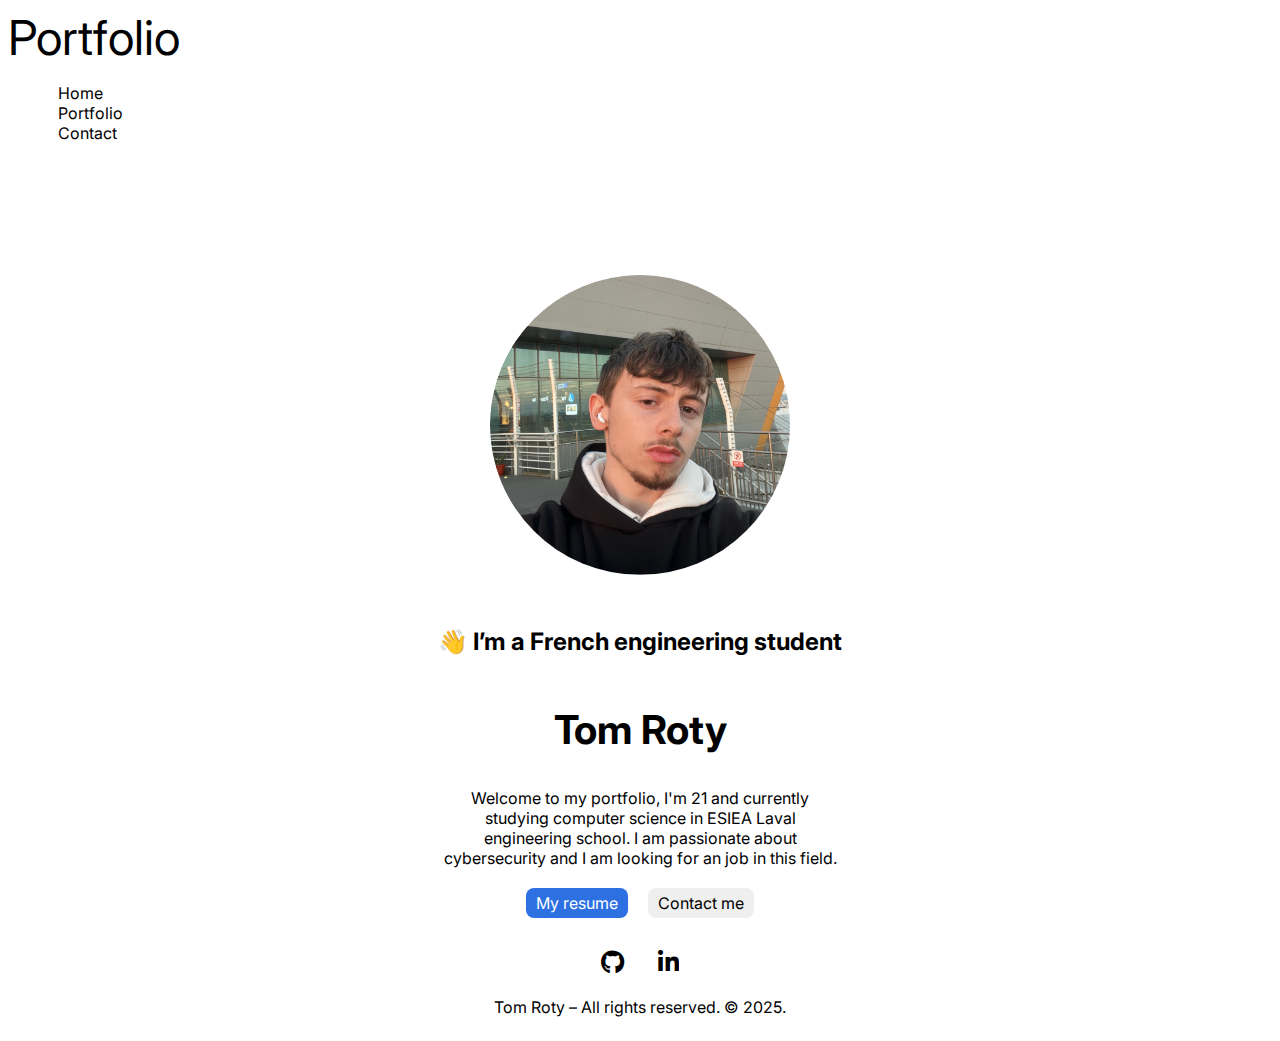
<file: index.html>
<!DOCTYPE html>
<html lang="fr">
  <head>
    <meta charset="UTF-8" />
    <meta name="viewport" content="width=device-width, initial-scale=1.0" />
    <title>Portfolio</title>
    <link rel="stylesheet" href="/assets/css/style.css" />
    <link rel="preconnect" href="https://fonts.googleapis.com" />
    <link rel="preconnect" href="https://fonts.gstatic.com" crossorigin />
    <link
      href="https://fonts.googleapis.com/css2?family=Great+Vibes&family=Inter:ital,opsz,wght@0,14..32,100..900;1,14..32,100..900&display=swap"
      rel="stylesheet"
    />
    <link
      rel="stylesheet"
      href="https://cdnjs.cloudflare.com/ajax/libs/font-awesome/6.2.1/css/all.min.css"
    />
  </head>
  <body>
    <header>
      <nav>
        <a href="/index.html" id="logo">Portfolio</a>
        <ul>
          <li><a class="menu-button" href="/index.html">Home</a></li>
          <li><a class="menu-button" href="/portfolio.html">Portfolio</a></li>
          <li><a class="menu-button" href="/contact.html">Contact</a></li>
        </ul>
      </nav>
    </header>
    <main>
      <section>
        <figure>
          <img
            id="hero-image"
            src="/assets/img/heropic.png"
            alt="profile picture"
          />
        </figure>
        <article>
          <h1 id="short-description">👋 I’m a French engineering student</h1>
          <h2 id="name">Tom Roty</h2>

          <p id="description">
            Welcome to my portfolio, I'm 21 and currently studying computer
            science in ESIEA Laval engineering school. I am passionate about
            cybersecurity and I am looking for an job in this field.
          </p>

          <div>
            <a class="button-blue" href="/assets/documents/CV_Tom_Roty.pdf"
              >My resume</a
            >
            <a class="button" href="contact.html">Contact me</a>
          </div>
          <div>
            <a class="social-media" href="https://github.com/tomroty"
              ><i class="fa-brands fa-github"></i
            ></a>
            <a
              class="social-media"
              href="https://www.linkedin.com/in/tom-roty-717292244/"
              ><i class="fa-brands fa-linkedin-in"></i
            ></a>
          </div>
        </article>
      </section>
    </main>
    <footer>
      <p id="copyright">Tom Roty – All rights reserved. © 2025.</p>
    </footer>
  </body>
</html>
</file>
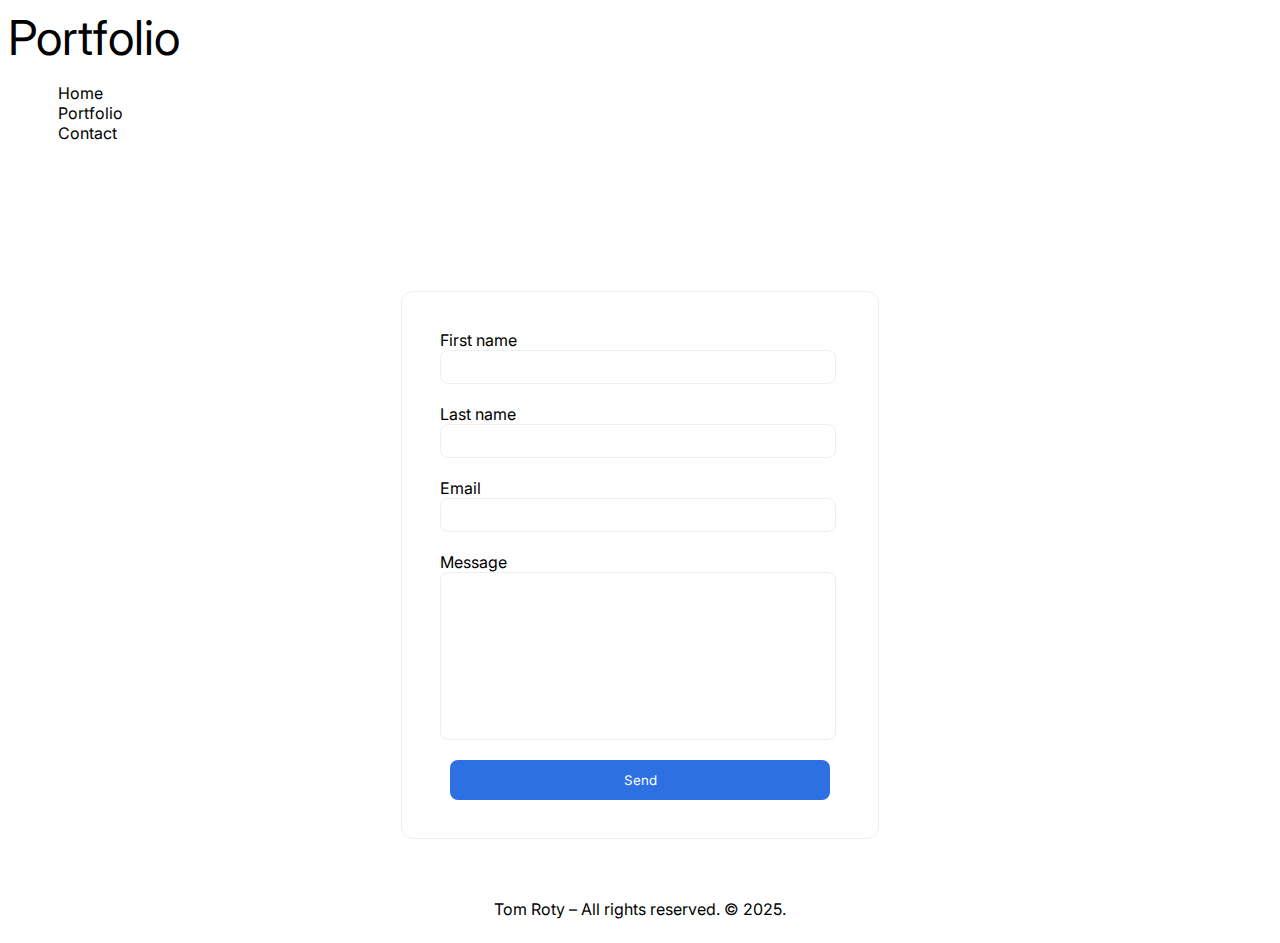
<file: contact.html>
<!DOCTYPE html>
<html lang="fr">
  <head>
    <meta charset="UTF-8" />
    <meta name="viewport" content="width=device-width, initial-scale=1.0" />
    <title>Portfolio</title>
    <link rel="stylesheet" href="/assets/css/style.css" />
    <link rel="preconnect" href="https://fonts.googleapis.com" />
    <link rel="preconnect" href="https://fonts.gstatic.com" crossorigin />
    <link
      href="https://fonts.googleapis.com/css2?family=Inter:ital,opsz,wght@0,14..32,100..900;1,14..32,100..900&display=swap"
      rel="stylesheet"
    />
    <link
      rel="stylesheet"
      href="https://cdnjs.cloudflare.com/ajax/libs/font-awesome/6.2.1/css/all.min.css"
    />
  </head>
  <body>
    <header>
      <nav>
        <a href="/index.html" id="logo">Portfolio</a>
        <ul>
          <li><a class="menu-button" href="/index.html">Home</a></li>
          <li><a class="menu-button" href="/portfolio.html">Portfolio</a></li>
          <li><a class="menu-button" href="/contact.html">Contact</a></li>
        </ul>
      </nav>
    </header>
    <main>
      <section class="contact-form">
        <form
          class="form"
          action="https://formspree.io/f/xqaerwgd"
          method="POST"
        >
          <div class="form-firstname">
            <label for="firstname">First name</label>
            <input type="text" id="firstname" name="firstname" required />
          </div>
          <div class="form-lastname">
            <label for="lastname">Last name</label>
            <input type="text" id="lastname" name="lastname" required />
          </div>
          <div class="form-email">
            <label for="email">Email</label>
            <input type="email" id="email" name="email" required />
          </div>
          <div class="form-message">
            <label for="message">Message</label>
            <textarea id="message" name="message" required></textarea>
          </div>
          <div class="form-button">
            <button type="submit" class="button-blue">Send</button>
          </div>
        </form>
      </section>
    </main>

    <footer>
      <p id="copyright">Tom Roty – All rights reserved. © 2025.</p>
    </footer>
  </body>
</html>
</file>
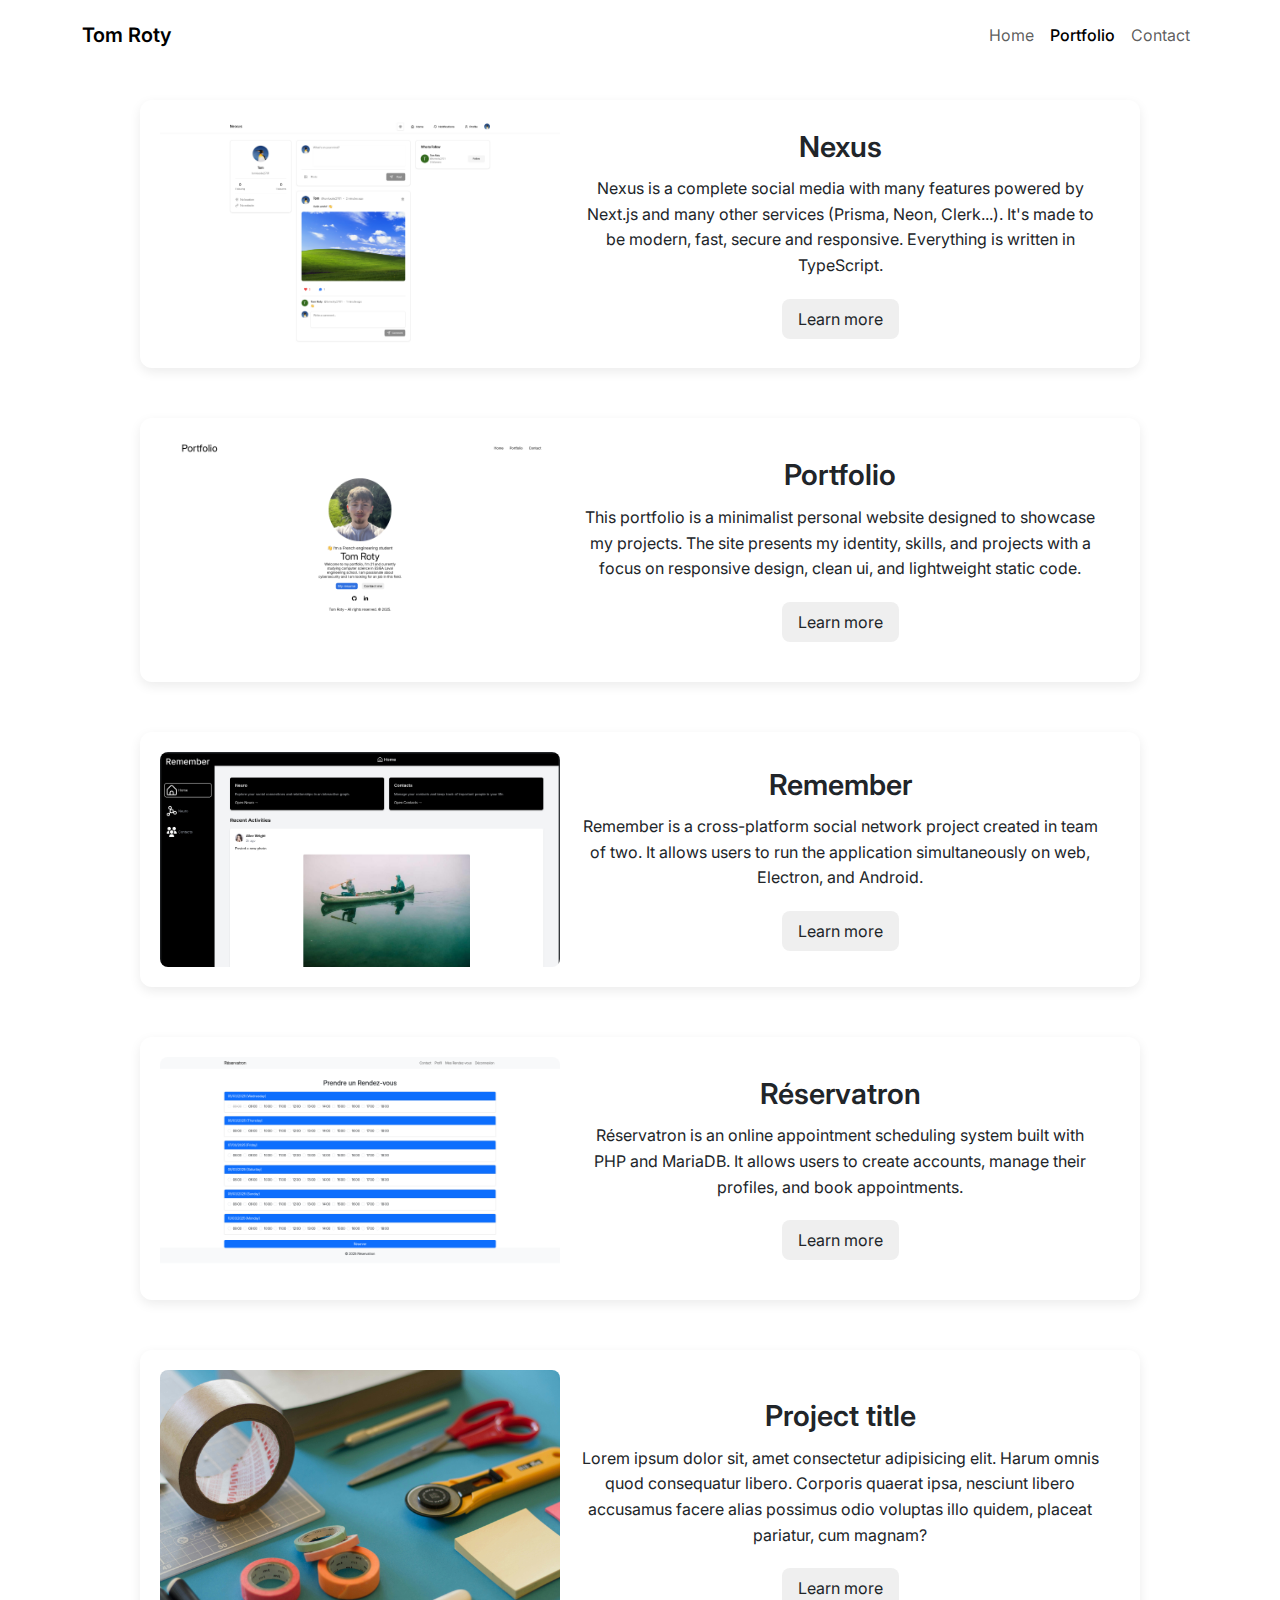
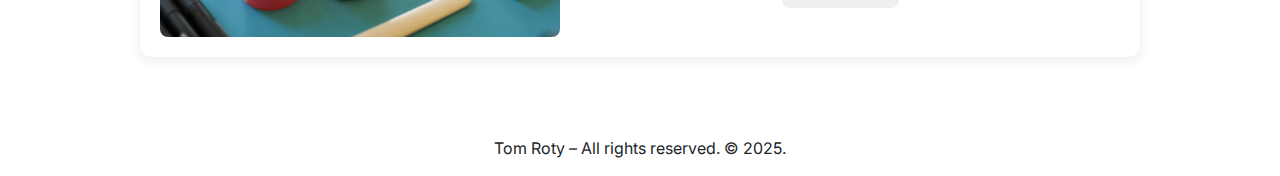
<file: portfolio.html>
<!DOCTYPE html>
<html lang="fr">
  <head>
    <meta charset="UTF-8" />
    <meta name="viewport" content="width=device-width, initial-scale=1.0" />
    <title>Portfolio</title>
    <link href="https://cdn.jsdelivr.net/npm/bootstrap@5.3.0/dist/css/bootstrap.min.css" rel="stylesheet">
    <link rel="stylesheet" href="/assets/css/style.css" />
    <link rel="preconnect" href="https://fonts.googleapis.com" />
    <link rel="preconnect" href="https://fonts.gstatic.com" crossorigin />
    <link
      href="https://fonts.googleapis.com/css2?family=Great+Vibes&family=Inter:ital,opsz,wght@0,14..32,100..900;1,14..32,100..900&display=swap"
      rel="stylesheet"
    />
    <link
      rel="stylesheet"
      href="https://cdnjs.cloudflare.com/ajax/libs/font-awesome/6.2.1/css/all.min.css"
    />
  </head>
  <body>
    <nav class="navbar navbar-expand-lg navbar-light bg-white fixed-top">
      <div class="container">
        <a class="navbar-brand" href="index.html">Tom Roty</a>
        <button class="navbar-toggler" type="button" data-bs-toggle="collapse" data-bs-target="#navbarNav" 
                aria-controls="navbarNav" aria-expanded="false" aria-label="Toggle navigation">
          <span class="navbar-toggler-icon"></span>
        </button>
        <div class="collapse navbar-collapse" id="navbarNav">
          <ul class="navbar-nav ms-auto">
            <li class="nav-item">
              <a class="nav-link" aria-current="page" href="/index.html">Home</a>
            </li>
            <li class="nav-item">
              <a class="nav-link active" href="/portfolio.html">Portfolio</a>
            </li>
            <li class="nav-item">
              <a class="nav-link" href="/contact.html">Contact</a>
            </li>
          </ul>
        </div>
      </div>
    </nav>
    </header>
    <main>
      <section>
        <ul id="project-list">
          <li class="project">
            <div>
              <img
                class="project-image"
                src="/assets/img/project/nexus.png"
                alt="placeholder"
              />
            </div>
            <div class="project-description">
              <article>
                <h1>Nexus</h1>
                <p>
                  Nexus is a complete social media with many features powered by
                  Next.js and many other services (Prisma, Neon, Clerk...). It's
                  made to be modern, fast, secure and responsive. Everything is
                  written in TypeScript.
                </p>
                <a class="button project-button" href="/project/nexus.html"
                  >Learn more</a
                >
              </article>
            </div>
          </li>

          <li class="project">
            <div>
              <img
                class="project-image"
                src="/assets/img/project/portfolio.png"
                alt="placeholder"
              />
            </div>
            <div class="project-description">
              <article>
                <h1>Portfolio</h1>
                <p>
                  This portfolio is a minimalist personal website designed to
                  showcase my projects. The site presents my identity, skills,
                  and projects with a focus on responsive design, clean ui, and
                  lightweight static code.
                </p>
                <a class="button project-button" href="/project/portfolio.html"
                  >Learn more</a
                >
              </article>
            </div>
          </li>

          <li class="project">
            <div>
              <img
                class="project-image"
                src="/assets/img/project/remember.png"
                alt="placeholder"
              />
            </div>
            <div class="project-description">
              <article>
                <h1>Remember</h1>
                <p>
                  Remember is a cross-platform social network project created in
                  team of two. It allows users to run the application
                  simultaneously on web, Electron, and Android.
                </p>
                <a class="button project-button" href="/project/remember.html"
                  >Learn more</a
                >
              </article>
            </div>
          </li>

          <li class="project">
            <div>
              <img
                class="project-image"
                src="/assets/img/project/reservatron.png"
                alt="placeholder"
              />
            </div>
            <div class="project-description">
              <article>
                <h1>Réservatron</h1>
                <p>
                  Réservatron is an online appointment scheduling system built
                  with PHP and MariaDB. It allows users to create accounts,
                  manage their profiles, and book appointments.
                </p>
                <a
                  class="button project-button"
                  href="/project/reservatron.html"
                  >Learn more</a
                >
              </article>
            </div>
          </li>

          <li class="project">
            <div>
              <img
                class="project-image"
                src="/assets/img/placeholder.jpg"
                alt="placeholder"
              />
            </div>
            <div class="project-description">
              <article>
                <h1>Project title</h1>
                <p>
                  Lorem ipsum dolor sit, amet consectetur adipisicing elit.
                  Harum omnis quod consequatur libero. Corporis quaerat ipsa,
                  nesciunt libero accusamus facere alias possimus odio voluptas
                  illo quidem, placeat pariatur, cum magnam?
                </p>
                <a class="button project-button" href="/project/example.html"
                  >Learn more</a
                >
              </article>
            </div>
          </li>
        </ul>
      </section>
    </main>

    <footer>
      <p id="copyright">Tom Roty – All rights reserved. © 2025.</p>
    </footer>
    <script src="https://cdn.jsdelivr.net/npm/bootstrap@5.3.0/dist/js/bootstrap.bundle.min.js"></script>
  </body>
</html>
</file>
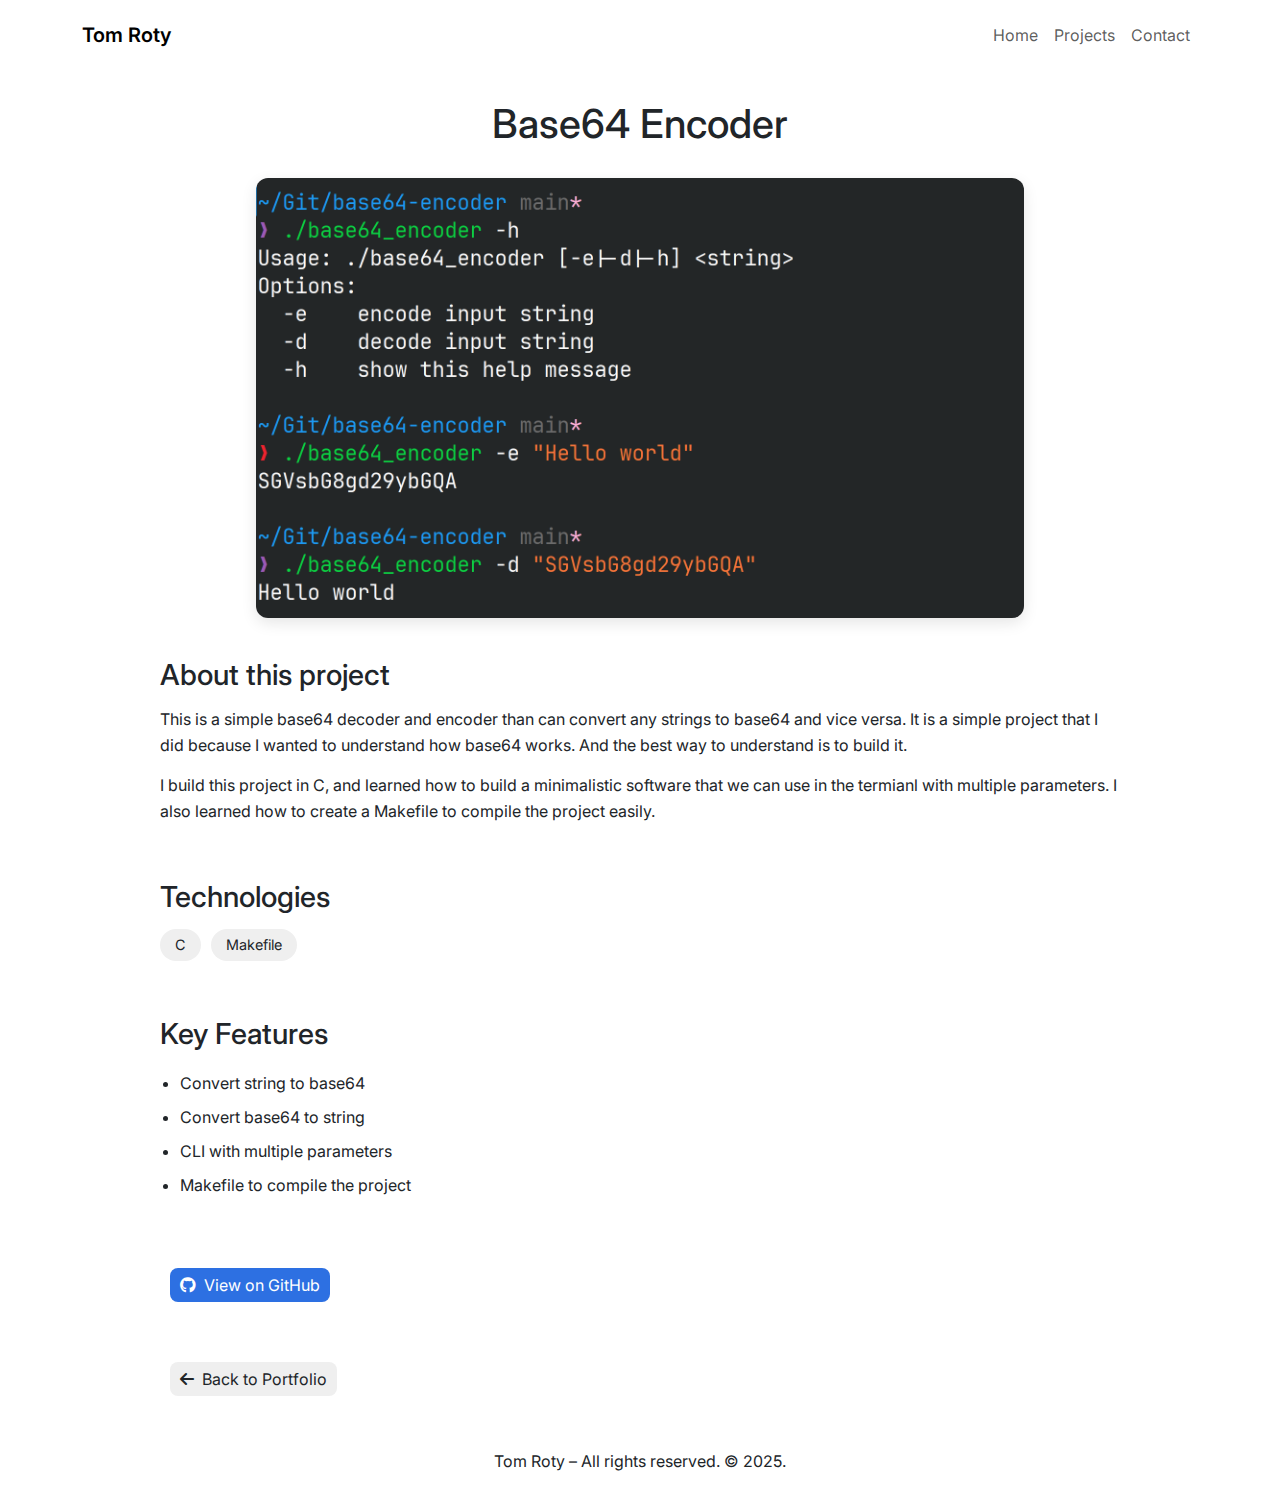
<file: project/base64encoder.html>
<!DOCTYPE html>
<html lang="en">
  <head>
    <meta charset="UTF-8" />
    <meta name="viewport" content="width=device-width, initial-scale=1.0" />
    <meta name="description" content="Tom Roty portfolio" />
    <meta name="keywords" content="Tom Roty, portfolio, ESIEA, student" />
    <meta name="author" content="Tom Roty" />
    <meta name="robots" content="index, follow" />
    <title>Tom Roty | Base64 Encoder</title>
    <link rel="icon" type="image/x-icon" href="/assets/img/favicon.ico" />
    <link
      href="https://cdn.jsdelivr.net/npm/bootstrap@5.3.0/dist/css/bootstrap.min.css"
      rel="stylesheet"
    />
    <link rel="stylesheet" href="/assets/css/style.css" />
    <link rel="preconnect" href="https://fonts.googleapis.com" />
    <link rel="preconnect" href="https://fonts.gstatic.com" crossorigin />
    <link
      href="https://fonts.googleapis.com/css2?family=Great+Vibes&family=Inter:ital,opsz,wght@0,14..32,100..900;1,14..32,100..900&display=swap"
      rel="stylesheet"
    />
    <link
      rel="stylesheet"
      href="https://cdnjs.cloudflare.com/ajax/libs/font-awesome/6.2.1/css/all.min.css"
    />
  </head>
  <body>
    <header>
      <nav class="navbar navbar-expand-lg navbar-light fixed-top bg-white">
        <div class="container">
          <a class="navbar-brand" href="/index.html">Tom Roty</a>
          <button
            class="navbar-toggler"
            type="button"
            data-bs-toggle="collapse"
            data-bs-target="#navbarNav"
            aria-controls="navbarNav"
            aria-expanded="false"
            aria-label="Toggle navigation"
          >
            <span class="navbar-toggler-icon"></span>
          </button>
          <div class="collapse navbar-collapse" id="navbarNav">
            <ul class="navbar-nav ms-auto" id="navbar-list">
              <li class="nav-item">
                <a class="nav-link" aria-current="page" href="/index.html"
                  >Home</a
                >
              </li>
              <li class="nav-item">
                <a class="nav-link" href="/projects.html">Projects</a>
              </li>
              <li class="nav-item">
                <a class="nav-link" href="/contact.html">Contact</a>
              </li>
            </ul>
          </div>
        </div>
      </nav>
    </header>
    <main>
      <section class="project-details">
        <h1 class="project-title">Base64 Encoder</h1>

        <div class="project-showcase">
          <img
            class="project-detail-image"
            src="/assets/img/project/base64.png"
            alt="Project screenshot"
          />
        </div>

        <div class="project-content">
          <div class="project-info">
            <h2>About this project</h2>
            <p>
              This is a simple base64 decoder and encoder than can convert any
              strings to base64 and vice versa. It is a simple project that I
              did because I wanted to understand how base64 works. And the best
              way to understand is to build it.
            </p>

            <p>
              I build this project in C, and learned how to build a minimalistic
              software that we can use in the termianl with multiple parameters.
              I also learned how to create a Makefile to compile the project easily.
            </p>
          </div>

          <div class="tech-stack">
            <h2>Technologies</h2>
            <ul class="tech-list">
              <li class="tech-item">C</li>
              <li class="tech-item">Makefile</li>
            </ul>
          </div>

          <div class="project-features">
            <h2>Key Features</h2>
            <ul class="features-list">
              <li>Convert string to base64</li>
              <li>Convert base64 to string</li>
              <li>CLI with multiple parameters</li>
              <li>Makefile to compile the project</li>
            </ul>
          </div>

          <div class="project-links">
            <a
              class="button-blue"
              href="https://github.com/tomroty/base64-encoder"
              target="_blank"
            >
              <i class="fab fa-github"></i> View on GitHub
            </a>
          </div>

          <div class="back-link">
            <a class="button" href="/projects.html">
              <i class="fas fa-arrow-left"></i> Back to Portfolio
            </a>
          </div>
        </div>
      </section>
    </main>
    <footer>
      <p id="copyright">Tom Roty – All rights reserved. © 2025.</p>
    </footer>
    <script src="https://cdn.jsdelivr.net/npm/bootstrap@5.3.0/dist/js/bootstrap.bundle.min.js"></script>
  </body>
</html>
</file>
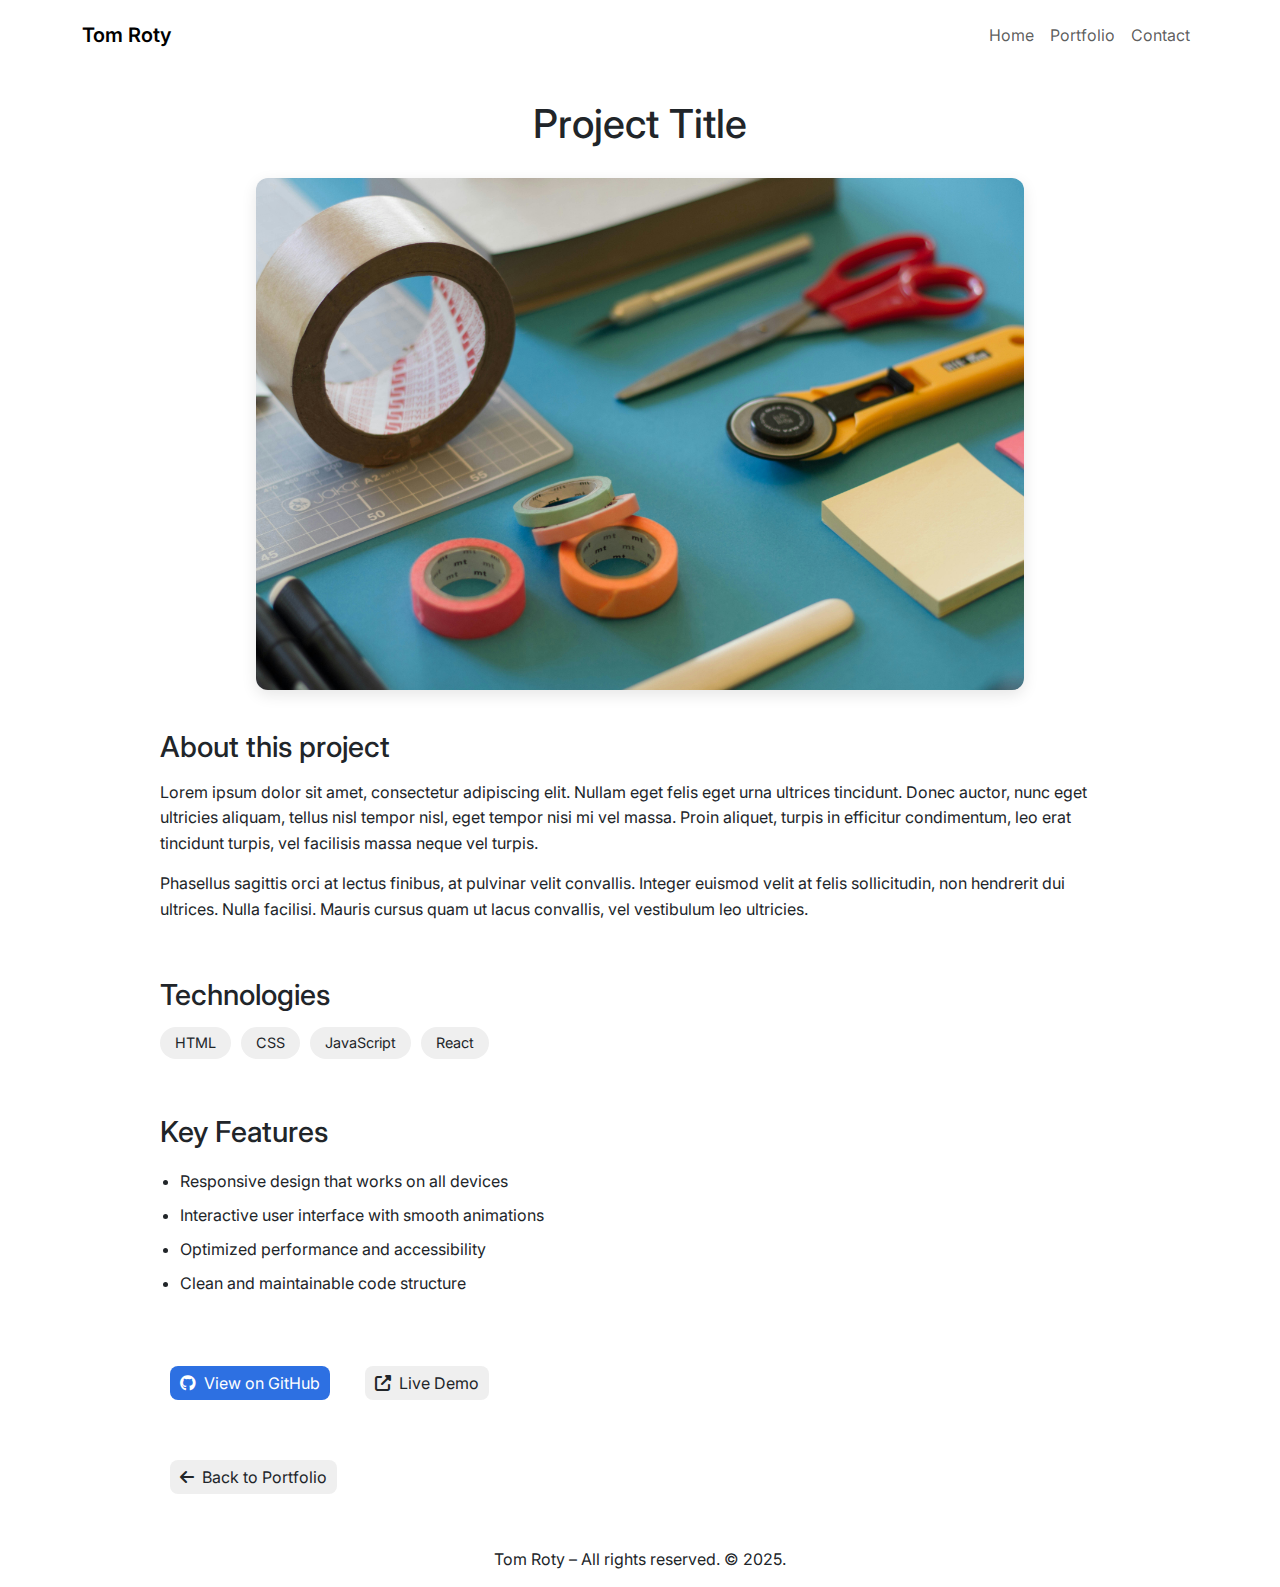
<file: project/example.html>
<!DOCTYPE html>
<html lang="fr">
  <head>
    <meta charset="UTF-8" />
    <meta name="viewport" content="width=device-width, initial-scale=1.0" />
    <title>Portfolio</title>
    <link href="https://cdn.jsdelivr.net/npm/bootstrap@5.3.0/dist/css/bootstrap.min.css" rel="stylesheet">
    <link rel="stylesheet" href="/assets/css/style.css" />
    <link rel="preconnect" href="https://fonts.googleapis.com" />
    <link rel="preconnect" href="https://fonts.gstatic.com" crossorigin />
    <link
      href="https://fonts.googleapis.com/css2?family=Great+Vibes&family=Inter:ital,opsz,wght@0,14..32,100..900;1,14..32,100..900&display=swap"
      rel="stylesheet"
    />
    <link
      rel="stylesheet"
      href="https://cdnjs.cloudflare.com/ajax/libs/font-awesome/6.2.1/css/all.min.css"
    />
  </head>
  <body>
    <nav class="navbar navbar-expand-lg navbar-light bg-white fixed-top">
      <div class="container">
        <a class="navbar-brand" href="index.html">Tom Roty</a>
        <button class="navbar-toggler" type="button" data-bs-toggle="collapse" data-bs-target="#navbarNav" 
                aria-controls="navbarNav" aria-expanded="false" aria-label="Toggle navigation">
          <span class="navbar-toggler-icon"></span>
        </button>
        <div class="collapse navbar-collapse" id="navbarNav">
          <ul class="navbar-nav ms-auto" id="navbar-list">
            <li class="nav-item">
              <a class="nav-link" aria-current="page" href="/index.html">Home</a>
            </li>
            <li class="nav-item">
              <a class="nav-link" href="/portfolio.html">Portfolio</a>
            </li>
            <li class="nav-item">
              <a class="nav-link" href="/contact.html">Contact</a>
            </li>
          </ul>
        </div>
      </div>
    </nav>
    </header>
    <main>
      <section class="project-details">
        <h1 class="project-title">Project Title</h1>

        <div class="project-showcase">
          <img
            class="project-detail-image"
            src="/assets/img/placeholder.jpg"
            alt="Project screenshot"
          />
        </div>

        <div class="project-content">
          <div class="project-info">
            <h2>About this project</h2>
            <p>
              Lorem ipsum dolor sit amet, consectetur adipiscing elit. Nullam
              eget felis eget urna ultrices tincidunt. Donec auctor, nunc eget
              ultricies aliquam, tellus nisl tempor nisl, eget tempor nisi mi
              vel massa. Proin aliquet, turpis in efficitur condimentum, leo
              erat tincidunt turpis, vel facilisis massa neque vel turpis.
            </p>

            <p>
              Phasellus sagittis orci at lectus finibus, at pulvinar velit
              convallis. Integer euismod velit at felis sollicitudin, non
              hendrerit dui ultrices. Nulla facilisi. Mauris cursus quam ut
              lacus convallis, vel vestibulum leo ultricies.
            </p>
          </div>

          <div class="tech-stack">
            <h2>Technologies</h2>
            <ul class="tech-list">
              <li class="tech-item">HTML</li>
              <li class="tech-item">CSS</li>
              <li class="tech-item">JavaScript</li>
              <li class="tech-item">React</li>
            </ul>
          </div>

          <div class="project-features">
            <h2>Key Features</h2>
            <ul class="features-list">
              <li>Responsive design that works on all devices</li>
              <li>Interactive user interface with smooth animations</li>
              <li>Optimized performance and accessibility</li>
              <li>Clean and maintainable code structure</li>
            </ul>
          </div>

          <div class="project-links">
            <a
              class="button-blue"
              href="https://github.com/tomroty/"
              target="_blank"
            >
              <i class="fab fa-github"></i> View on GitHub
            </a>
            <a class="button" href="#" target="_blank">
              <i class="fas fa-external-link-alt"></i> Live Demo
            </a>
          </div>

          <div class="back-link">
            <a class="button" href="/portfolio.html">
              <i class="fas fa-arrow-left"></i> Back to Portfolio
            </a>
          </div>
        </div>
      </section>
    </main>
    <footer>
      <p id="copyright">Tom Roty – All rights reserved. © 2025.</p>
    </footer>
    <script src="https://cdn.jsdelivr.net/npm/bootstrap@5.3.0/dist/js/bootstrap.bundle.min.js"></script>
  </body>
</html>
</file>
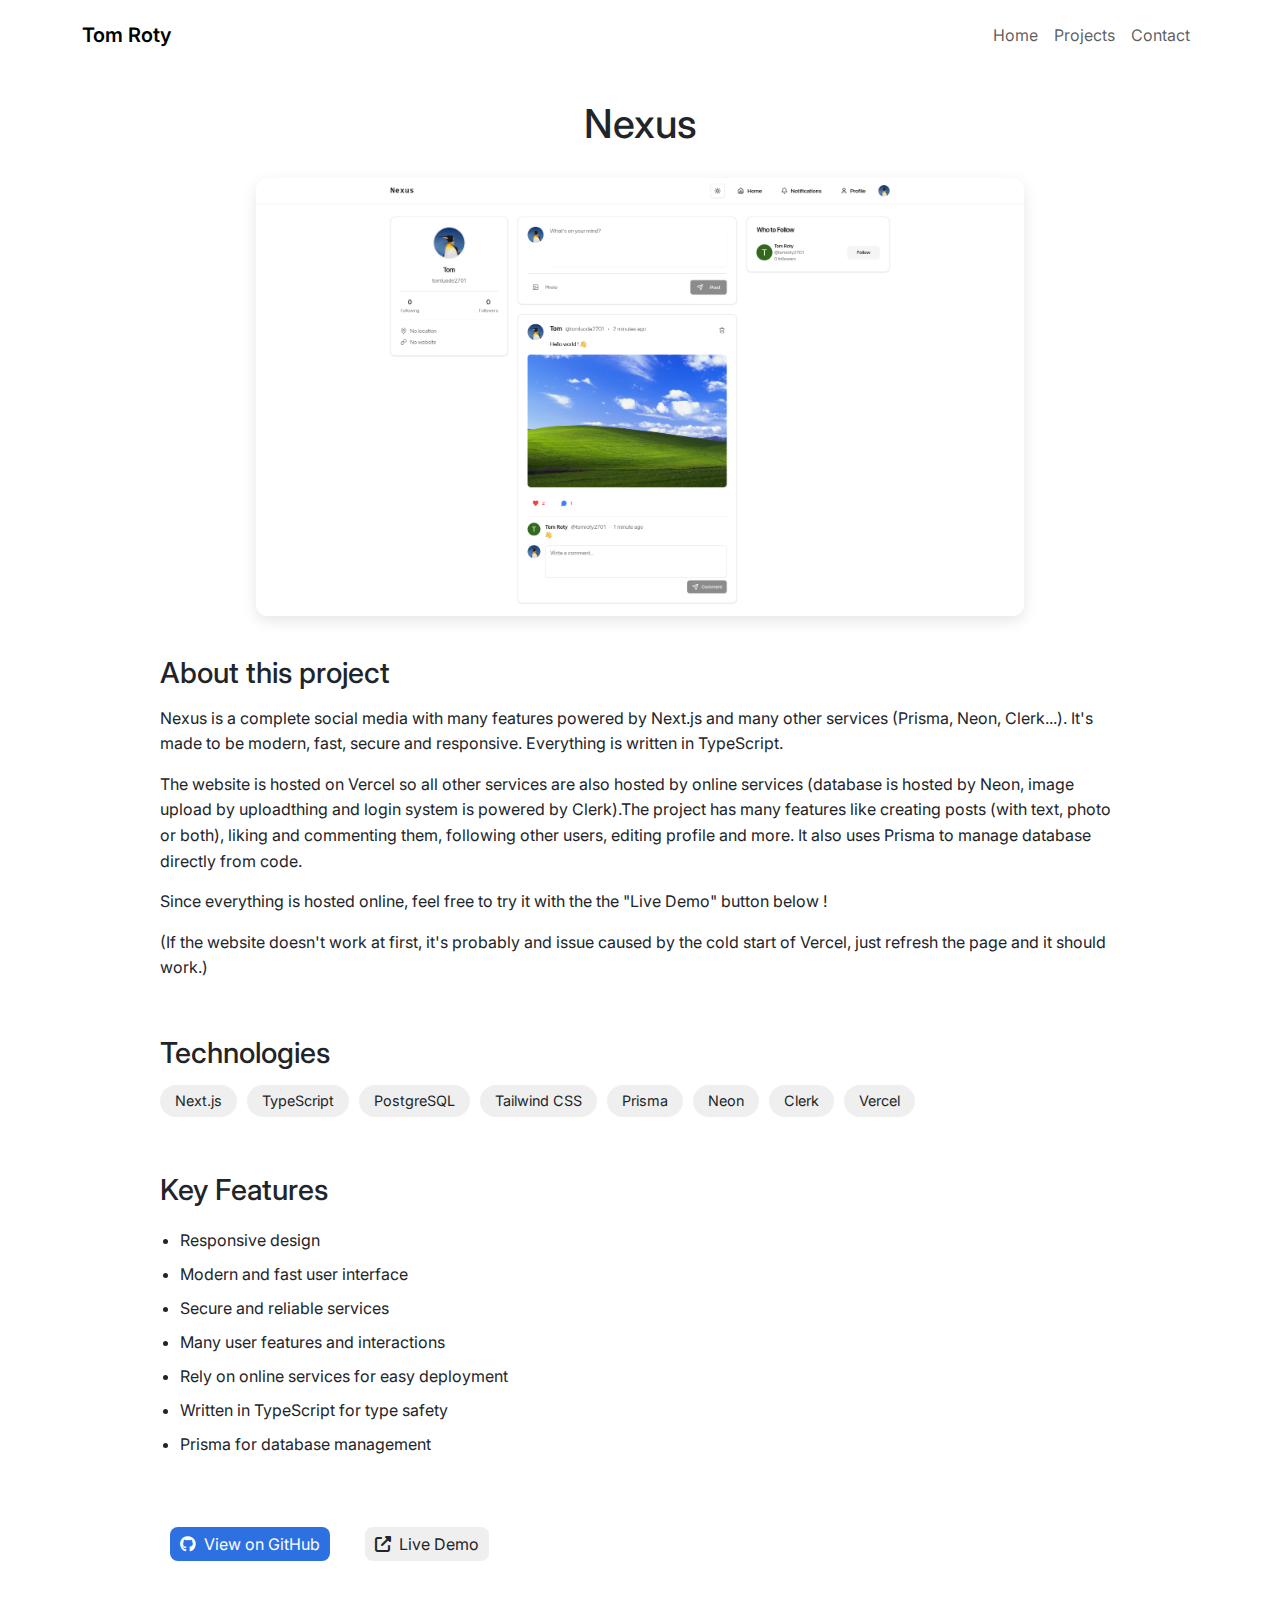
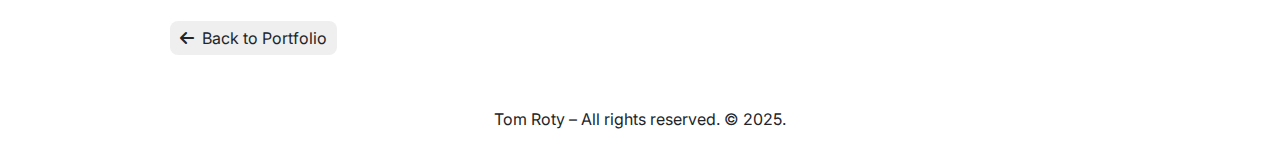
<file: project/nexus.html>
<!DOCTYPE html>
<html lang="fr">
  <head>
    <meta charset="UTF-8" />
    <meta name="viewport" content="width=device-width, initial-scale=1.0" />
    <meta name="description" content="Tom Roty portfolio" />
    <meta name="keywords" content="Tom Roty, portfolio, ESIEA, student" />
    <meta name="author" content="Tom Roty" />
    <meta name="robots" content="index, follow" />
    <title>Tom Roty | Nexus</title>
    <link href="https://cdn.jsdelivr.net/npm/bootstrap@5.3.0/dist/css/bootstrap.min.css" rel="stylesheet">
    <link rel="stylesheet" href="/assets/css/style.css" />
    <link rel="preconnect" href="https://fonts.googleapis.com" />
    <link rel="preconnect" href="https://fonts.gstatic.com" crossorigin />
    <link
      href="https://fonts.googleapis.com/css2?family=Great+Vibes&family=Inter:ital,opsz,wght@0,14..32,100..900;1,14..32,100..900&display=swap"
      rel="stylesheet"
    />
    <link
      rel="stylesheet"
      href="https://cdnjs.cloudflare.com/ajax/libs/font-awesome/6.2.1/css/all.min.css"
    />
  </head>
  <body>
    <header>
      <nav class="navbar navbar-expand-lg navbar-light fixed-top bg-white">
        <div class="container">
          <a class="navbar-brand" href="/index.html">Tom Roty</a>
          <button class="navbar-toggler" type="button" data-bs-toggle="collapse" data-bs-target="#navbarNav" 
                  aria-controls="navbarNav" aria-expanded="false" aria-label="Toggle navigation">
            <span class="navbar-toggler-icon"></span>
          </button>
          <div class="collapse navbar-collapse" id="navbarNav">
            <ul class="navbar-nav ms-auto" id="navbar-list">
              <li class="nav-item">
                <a class="nav-link" aria-current="page" href="/index.html">Home</a>
              </li>
              <li class="nav-item">
                <a class="nav-link" href="/projects.html">Projects</a>
              </li>
              <li class="nav-item">
                <a class="nav-link" href="/contact.html">Contact</a>
              </li>
            </ul>
          </div>
        </div>
      </nav>
      </header>
    <main>
      <section class="project-details">
        <h1 class="project-title">Nexus</h1>

        <div class="project-showcase">
          <img
            class="project-detail-image"
            src="/assets/img/project/nexus.png"
            alt="Project screenshot"
          />
        </div>

        <div class="project-content">
          <div class="project-info">
            <h2>About this project</h2>
            <p>
              Nexus is a complete social media with many features powered by
              Next.js and many other services (Prisma, Neon, Clerk...). It's
              made to be modern, fast, secure and responsive. Everything is
              written in TypeScript.
            </p>

            <p>
              The website is hosted on Vercel so all other services are also
              hosted by online services (database is hosted by Neon, image
              upload by uploadthing and login system is powered by Clerk).The
              project has many features like creating posts (with text, photo or
              both), liking and commenting them, following other users, editing
              profile and more. It also uses Prisma to manage database directly
              from code.
            </p>

            <p>
              Since everything is hosted online, feel free to try it with the
              the "Live Demo" button below !
            </p>

            <p>
              (If the website doesn't work at first, it's probably and issue
              caused by the cold start of Vercel, just refresh the page and it
              should work.)
            </p>
          </div>

          <div class="tech-stack">
            <h2>Technologies</h2>
            <ul class="tech-list">
              <li class="tech-item">Next.js</li>
              <li class="tech-item">TypeScript</li>
              <li class="tech-item">PostgreSQL</li>
              <li class="tech-item">Tailwind CSS</li>
              <li class="tech-item">Prisma</li>
              <li class="tech-item">Neon</li>
              <li class="tech-item">Clerk</li>
              <li class="tech-item">Vercel</li>
            </ul>
          </div>

          <div class="project-features">
            <h2>Key Features</h2>
            <ul class="features-list">
              <li>Responsive design</li>
              <li>Modern and fast user interface</li>
              <li>Secure and reliable services</li>
              <li>Many user features and interactions</li>
              <li>Rely on online services for easy deployment</li>
              <li>Written in TypeScript for type safety</li>
              <li>Prisma for database management</li>
            </ul>
          </div>

          <div class="project-links">
            <a
              class="button-blue"
              href="https://github.com/tomroty/nexus"
              target="_blank"
            >
              <i class="fab fa-github"></i> View on GitHub
            </a>
            <a class="button" href="https://nexus.tomroty.com" target="_blank">
              <i class="fas fa-external-link-alt"></i> Live Demo
            </a>
          </div>

          <div class="back-link">
            <a class="button" href="/projects.html">
              <i class="fas fa-arrow-left"></i> Back to Portfolio
            </a>
          </div>
        </div>
      </section>
    </main>
    <footer>
      <p id="copyright">Tom Roty – All rights reserved. © 2025.</p>
    </footer>
    <script src="https://cdn.jsdelivr.net/npm/bootstrap@5.3.0/dist/js/bootstrap.bundle.min.js"></script>
  </body>
</html>
</file>
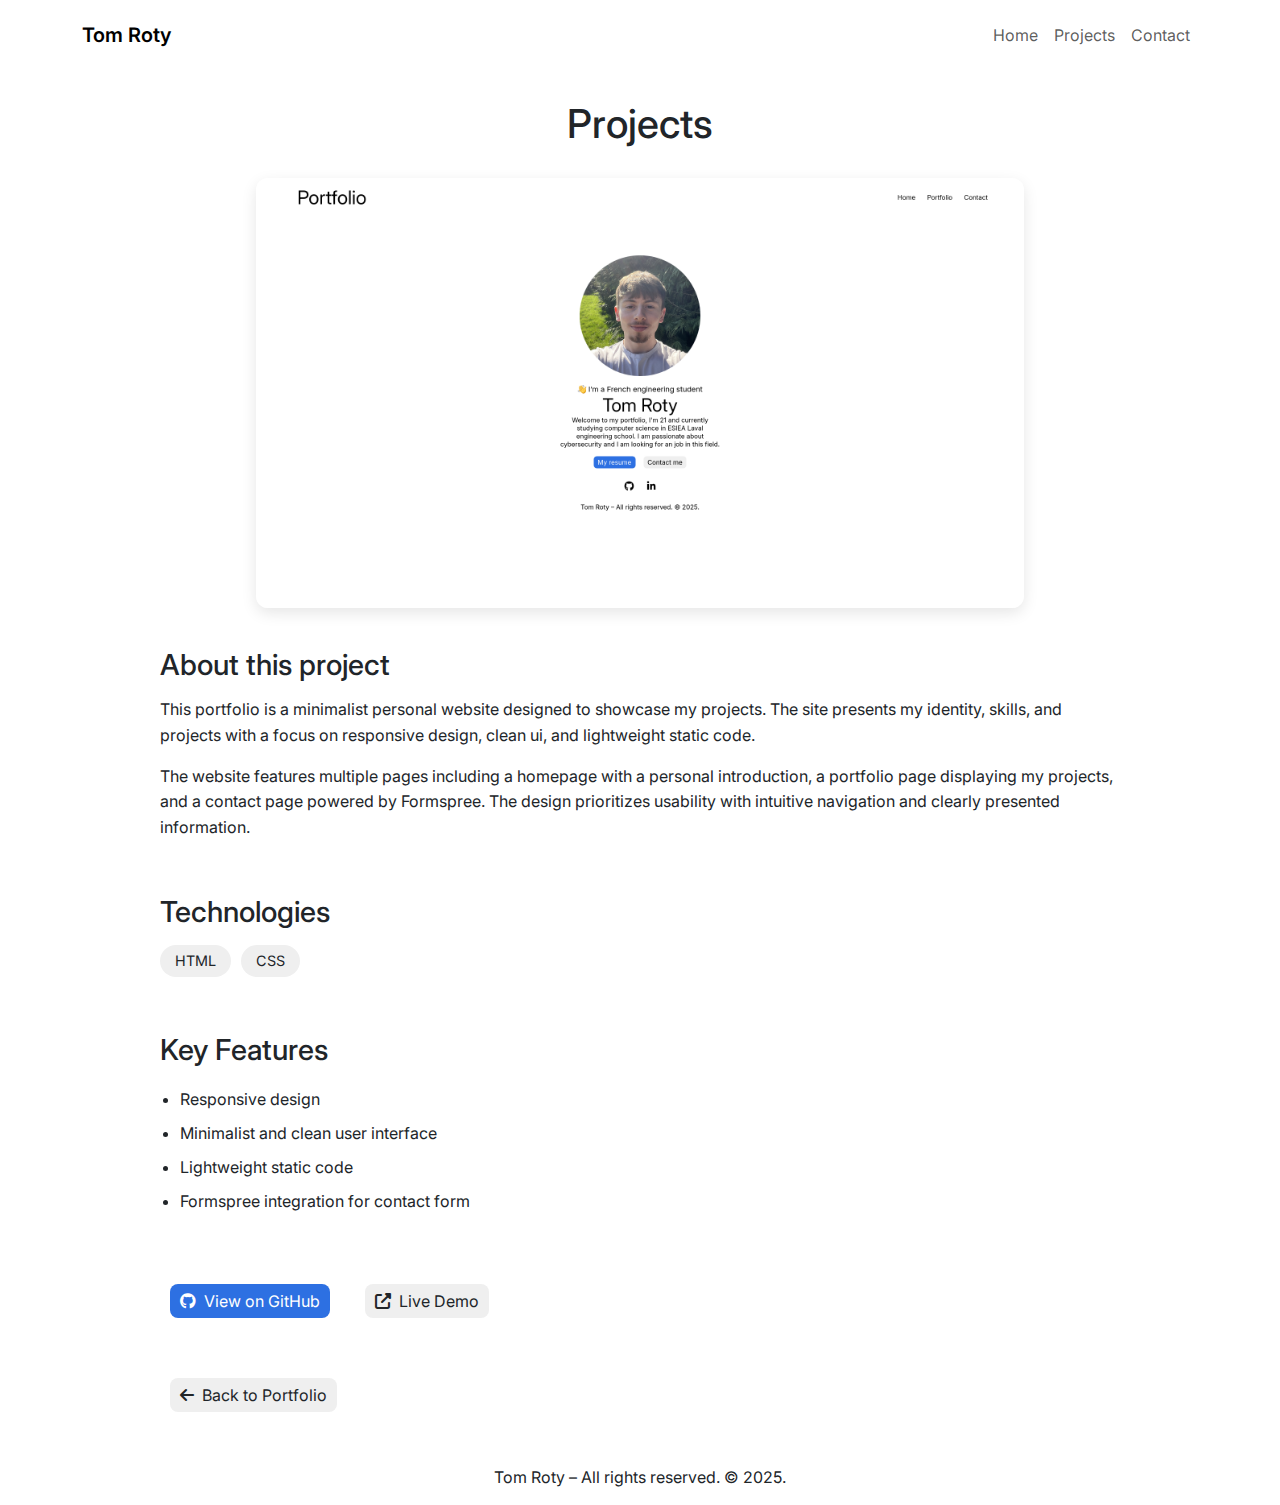
<file: project/portfolio.html>
<!DOCTYPE html>
<html lang="fr">
  <head>
    <meta charset="UTF-8" />
    <meta name="viewport" content="width=device-width, initial-scale=1.0" />
    <meta name="description" content="Tom Roty portfolio" />
    <meta name="keywords" content="Tom Roty, portfolio, ESIEA, student" />
    <meta name="author" content="Tom Roty" />
    <meta name="robots" content="index, follow" />
    <title>Tom Roty | Portfolio</title>
    <link href="https://cdn.jsdelivr.net/npm/bootstrap@5.3.0/dist/css/bootstrap.min.css" rel="stylesheet">
    <link rel="stylesheet" href="/assets/css/style.css" />
    <link rel="preconnect" href="https://fonts.googleapis.com" />
    <link rel="preconnect" href="https://fonts.gstatic.com" crossorigin />
    <link
      href="https://fonts.googleapis.com/css2?family=Great+Vibes&family=Inter:ital,opsz,wght@0,14..32,100..900;1,14..32,100..900&display=swap"
      rel="stylesheet"
    />
    <link
      rel="stylesheet"
      href="https://cdnjs.cloudflare.com/ajax/libs/font-awesome/6.2.1/css/all.min.css"
    />
  </head>
  <body>
    <header>
      <nav class="navbar navbar-expand-lg navbar-light fixed-top">
        <div class="container">
          <a class="navbar-brand" href="/index.html">Tom Roty</a>
          <button class="navbar-toggler" type="button" data-bs-toggle="collapse" data-bs-target="#navbarNav" 
                  aria-controls="navbarNav" aria-expanded="false" aria-label="Toggle navigation">
            <span class="navbar-toggler-icon"></span>
          </button>
          <div class="collapse navbar-collapse" id="navbarNav">
            <ul class="navbar-nav ms-auto" id="navbar-list">
              <li class="nav-item">
                <a class="nav-link" aria-current="page" href="/index.html">Home</a>
              </li>
              <li class="nav-item">
                <a class="nav-link" href="/projects.html">Projects</a>
              </li>
              <li class="nav-item">
                <a class="nav-link" href="/contact.html">Contact</a>
              </li>
            </ul>
          </div>
        </div>
      </nav>
      </header>
    <main>
      <section class="project-details">
        <h1 class="project-title">Projects</h1>

        <div class="project-showcase">
          <img
            class="project-detail-image"
            src="/assets/img/project/portfolio.png"
            alt="Project screenshot"
          />
        </div>

        <div class="project-content">
          <div class="project-info">
            <h2>About this project</h2>
            <p>
              This portfolio is a minimalist personal website designed to
              showcase my projects. The site presents my identity, skills, and
              projects with a focus on responsive design, clean ui, and
              lightweight static code.
            </p>

            <p>
              The website features multiple pages including a homepage with a
              personal introduction, a portfolio page displaying my projects,
              and a contact page powered by Formspree. The design prioritizes
              usability with intuitive navigation and clearly presented
              information.
            </p>
          </div>

          <div class="tech-stack">
            <h2>Technologies</h2>
            <ul class="tech-list">
              <li class="tech-item">HTML</li>
              <li class="tech-item">CSS</li>
            </ul>
          </div>

          <div class="project-features">
            <h2>Key Features</h2>
            <ul class="features-list">
              <li>Responsive design</li>
              <li>Minimalist and clean user interface</li>
              <li>Lightweight static code</li>
              <li>Formspree integration for contact form</li>
            </ul>
          </div>

          <div class="project-links">
            <a
              class="button-blue"
              href="https://github.com/tomroty/portfolio"
              target="_blank"
            >
              <i class="fab fa-github"></i> View on GitHub
            </a>
            <a class="button" href="https://tomroty.com" target="_blank">
              <i class="fas fa-external-link-alt"></i> Live Demo
            </a>
          </div>

          <div class="back-link">
            <a class="button" href="/projects.html">
              <i class="fas fa-arrow-left"></i> Back to Portfolio
            </a>
          </div>
        </div>
      </section>
    </main>
    <footer>
      <p id="copyright">Tom Roty – All rights reserved. © 2025.</p>
    </footer>
    <script src="https://cdn.jsdelivr.net/npm/bootstrap@5.3.0/dist/js/bootstrap.bundle.min.js"></script>
  </body>
</html>
</file>
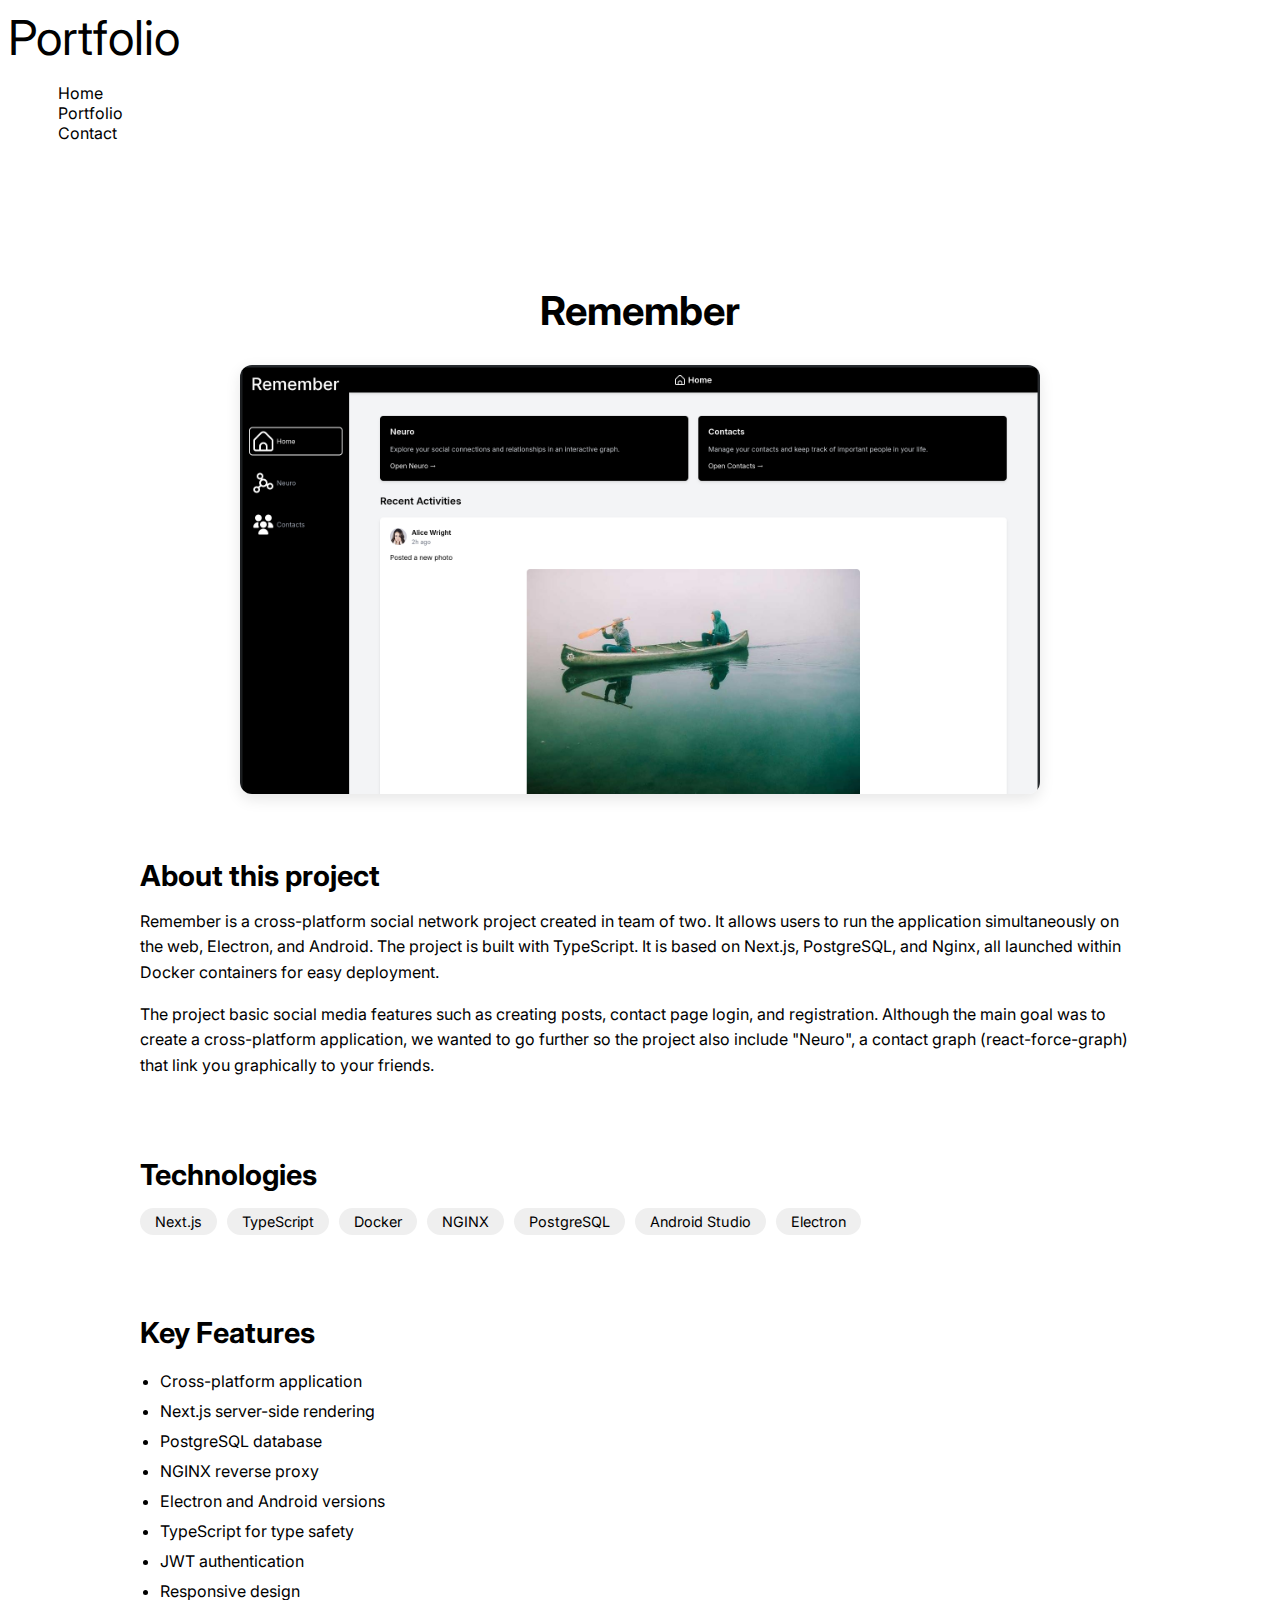
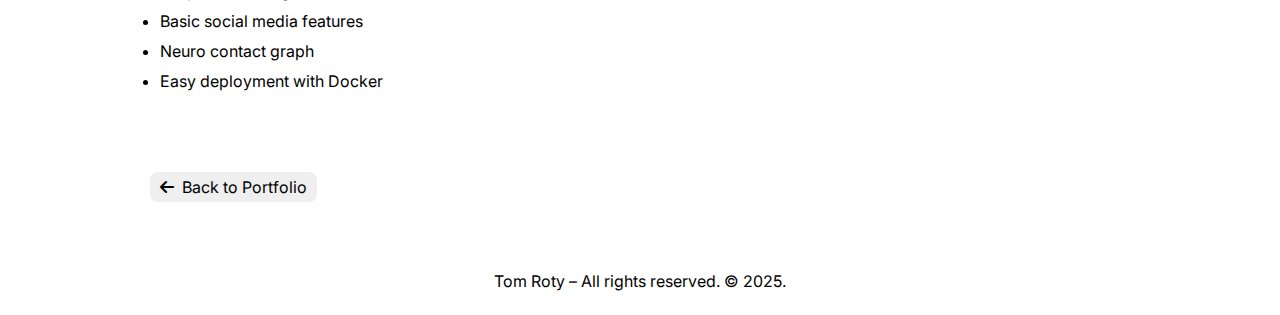
<file: project/remember.html>
<!DOCTYPE html>
<html lang="fr">
  <head>
    <meta charset="UTF-8" />
    <meta name="viewport" content="width=device-width, initial-scale=1.0" />
    <title>Project - Remember</title>
    <link rel="stylesheet" href="/assets/css/style.css" />
    <link rel="preconnect" href="https://fonts.googleapis.com" />
    <link rel="preconnect" href="https://fonts.gstatic.com" crossorigin />
    <link
      href="https://fonts.googleapis.com/css2?family=Inter:ital,opsz,wght@0,14..32,100..900;1,14..32,100..900&display=swap"
      rel="stylesheet"
    />
    <link
      rel="stylesheet"
      href="https://cdnjs.cloudflare.com/ajax/libs/font-awesome/6.2.1/css/all.min.css"
    />
  </head>
  <body>
    <header>
      <nav>
        <a href="/index.html" id="logo">Portfolio</a>
        <ul>
          <li><a class="menu-button" href="/index.html">Home</a></li>
          <li><a class="menu-button" href="/portfolio.html">Portfolio</a></li>
          <li><a class="menu-button" href="/contact.html">Contact</a></li>
        </ul>
      </nav>
    </header>
    <main>
      <section class="project-details">
        <h1 class="project-title">Remember</h1>

        <div class="project-showcase">
          <img
            class="project-detail-image"
            src="/assets/img/project/remember.png"
            alt="Project screenshot"
          />
        </div>

        <div class="project-content">
          <div class="project-info">
            <h2>About this project</h2>
            <p>
              Remember is a cross-platform social network project created in
              team of two. It allows users to run the application simultaneously
              on the web, Electron, and Android. The project is built with
              TypeScript. It is based on Next.js, PostgreSQL, and Nginx, all
              launched within Docker containers for easy deployment.
            </p>

            <p>
              The project basic social media features such as creating posts,
              contact page login, and registration. Although the main goal was
              to create a cross-platform application, we wanted to go further so
              the project also include "Neuro", a contact graph
              (react-force-graph) that link you graphically to your friends.
            </p>
          </div>

          <div class="tech-stack">
            <h2>Technologies</h2>
            <ul class="tech-list">
              <li class="tech-item">Next.js</li>
              <li class="tech-item">TypeScript</li>
              <li class="tech-item">Docker</li>
              <li class="tech-item">NGINX</li>
              <li class="tech-item">PostgreSQL</li>
              <li class="tech-item">Android Studio</li>
              <li class="tech-item">Electron</li>
            </ul>
          </div>

          <div class="project-features">
            <h2>Key Features</h2>
            <ul class="features-list">
              <li>Cross-platform application</li>
              <li>Next.js server-side rendering</li>
              <li>PostgreSQL database</li>
              <li>NGINX reverse proxy</li>
              <li>Electron and Android versions</li>
              <li>TypeScript for type safety</li>
              <li>JWT authentication</li>
              <li>Responsive design</li>
              <li>Basic social media features</li>
              <li>Neuro contact graph</li>
              <li>Easy deployment with Docker</li>
            </ul>
          </div>

          <div class="back-link">
            <a class="button" href="/portfolio.html">
              <i class="fas fa-arrow-left"></i> Back to Portfolio
            </a>
          </div>
        </div>
      </section>
    </main>
    <footer>
      <p id="copyright">Tom Roty – All rights reserved. © 2025.</p>
    </footer>
  </body>
</html>
</file>
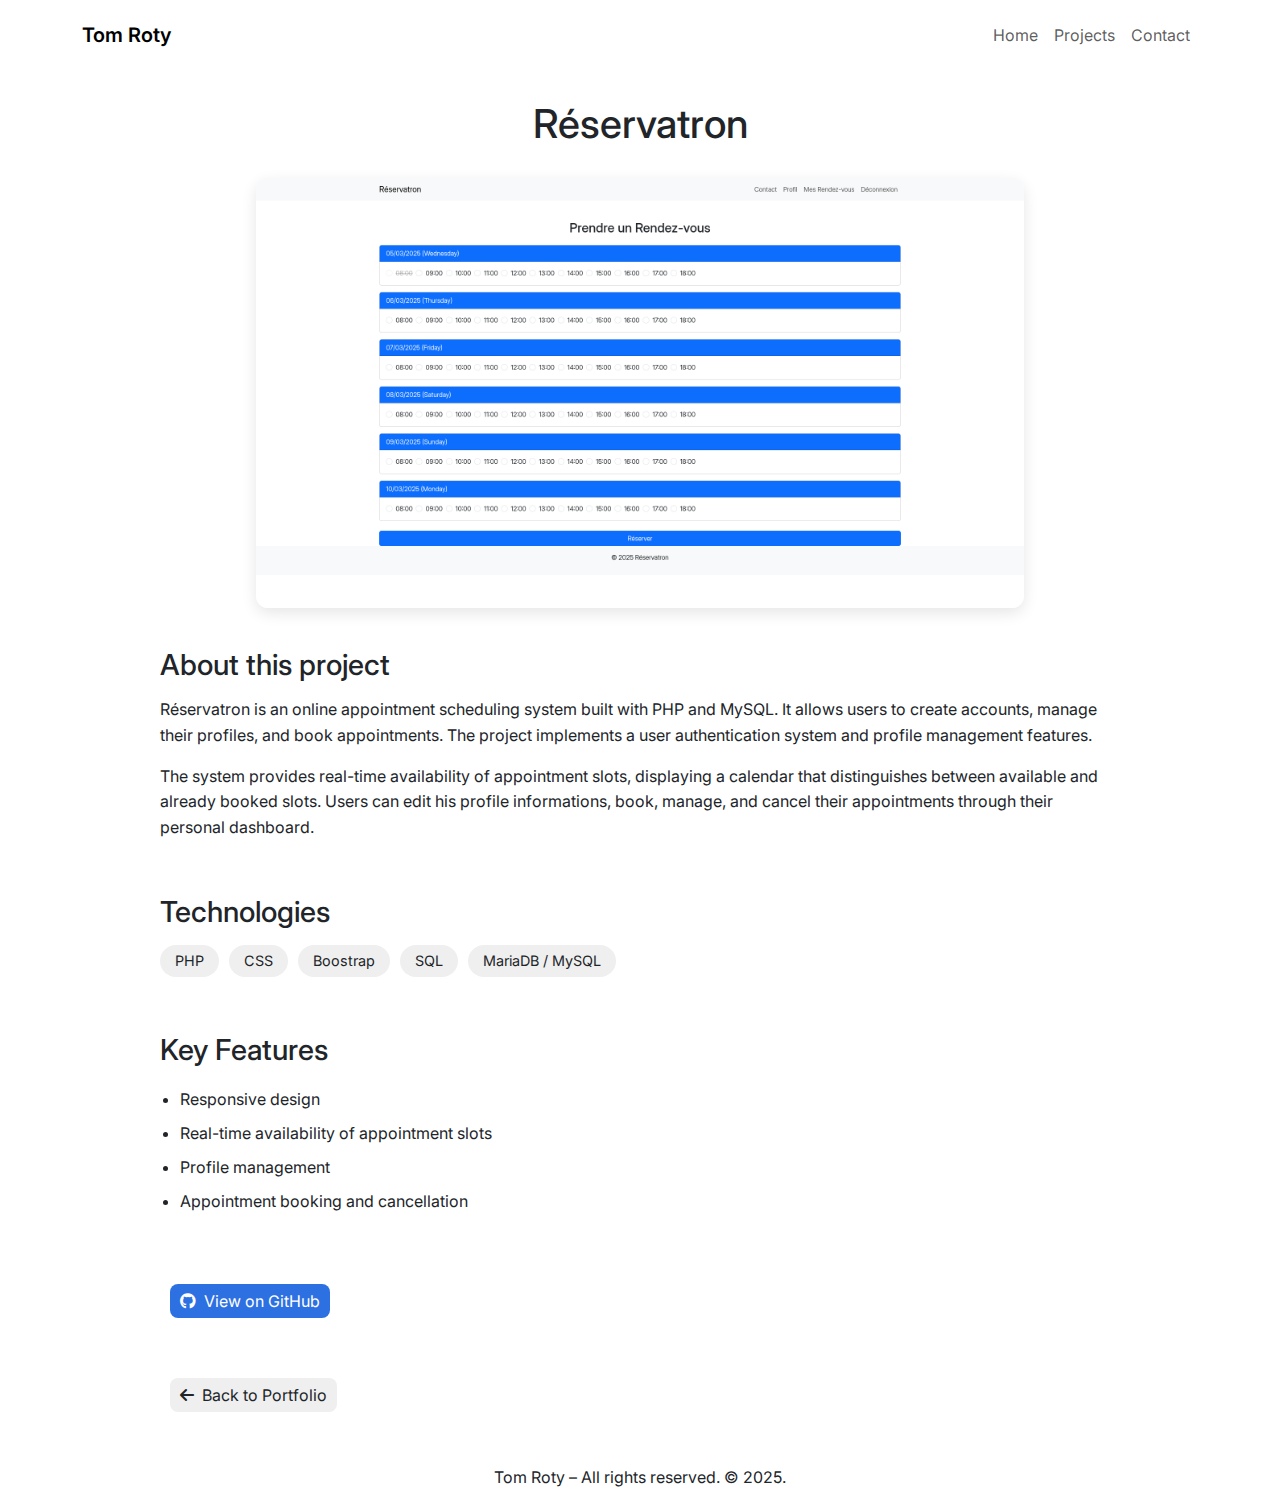
<file: project/reservatron.html>
<!DOCTYPE html>
<html lang="fr">
  <head>
    <meta charset="UTF-8" />
    <meta name="viewport" content="width=device-width, initial-scale=1.0" />
    <meta name="description" content="Tom Roty portfolio" />
    <meta name="keywords" content="Tom Roty, portfolio, ESIEA, student" />
    <meta name="author" content="Tom Roty" />
    <meta name="robots" content="index, follow" />
    <title>Tom Roty | Réservatron</title>
    <link rel="icon" type="image/x-icon" href="/assets/img/favicon.ico">
    <link href="https://cdn.jsdelivr.net/npm/bootstrap@5.3.0/dist/css/bootstrap.min.css" rel="stylesheet">
    <link rel="stylesheet" href="/assets/css/style.css" />
    <link rel="preconnect" href="https://fonts.googleapis.com" />
    <link rel="preconnect" href="https://fonts.gstatic.com" crossorigin />
    <link
      href="https://fonts.googleapis.com/css2?family=Great+Vibes&family=Inter:ital,opsz,wght@0,14..32,100..900;1,14..32,100..900&display=swap"
      rel="stylesheet"
    />
    <link
      rel="stylesheet"
      href="https://cdnjs.cloudflare.com/ajax/libs/font-awesome/6.2.1/css/all.min.css"
    />
  </head>
  <body>
    <header>
      <nav class="navbar navbar-expand-lg navbar-light fixed-top">
        <div class="container">
          <a class="navbar-brand" href="/index.html">Tom Roty</a>
          <button class="navbar-toggler" type="button" data-bs-toggle="collapse" data-bs-target="#navbarNav" 
                  aria-controls="navbarNav" aria-expanded="false" aria-label="Toggle navigation">
            <span class="navbar-toggler-icon"></span>
          </button>
          <div class="collapse navbar-collapse" id="navbarNav">
            <ul class="navbar-nav ms-auto" id="navbar-list">
              <li class="nav-item">
                <a class="nav-link" aria-current="page" href="/index.html">Home</a>
              </li>
              <li class="nav-item">
                <a class="nav-link" href="/projects.html">Projects</a>
              </li>
              <li class="nav-item">
                <a class="nav-link" href="/contact.html">Contact</a>
              </li>
            </ul>
          </div>
        </div>
      </nav>
      </header>
    <main>
      <section class="project-details">
        <h1 class="project-title">Réservatron</h1>

        <div class="project-showcase">
          <img
            class="project-detail-image"
            src="/assets/img/project/reservatron.png"
            alt="Project screenshot"
          />
        </div>

        <div class="project-content">
          <div class="project-info">
            <h2>About this project</h2>
            <p>
              Réservatron is an online appointment scheduling system built with
              PHP and MySQL. It allows users to create accounts, manage their
              profiles, and book appointments. The project implements a user
              authentication system and profile management features.
            </p>
            <p>
              The system provides real-time availability of appointment slots,
              displaying a calendar that distinguishes between available and
              already booked slots. Users can edit his profile informations,
              book, manage, and cancel their appointments through their personal
              dashboard.
            </p>
          </div>

          <div class="tech-stack">
            <h2>Technologies</h2>
            <ul class="tech-list">
              <li class="tech-item">PHP</li>
              <li class="tech-item">CSS</li>
              <li class="tech-item">Boostrap</li>
              <li class="tech-item">SQL</li>
              <li class="tech-item">MariaDB / MySQL</li>
            </ul>
          </div>

          <div class="project-features">
            <h2>Key Features</h2>
            <ul class="features-list">
              <li>Responsive design</li>
              <li>Real-time availability of appointment slots</li>
              <li>Profile management</li>
              <li>Appointment booking and cancellation</li>
            </ul>
          </div>

          <div class="project-links">
            <a
              class="button-blue"
              href="https://github.com/tomroty/reservatron"
              target="_blank"
            >
              <i class="fab fa-github"></i> View on GitHub
            </a>
          </div>

          <div class="back-link">
            <a class="button" href="/projects.html">
              <i class="fas fa-arrow-left"></i> Back to Portfolio
            </a>
          </div>
        </div>
      </section>
    </main>
    <footer>
      <p id="copyright">Tom Roty – All rights reserved. © 2025.</p>
    </footer>
    <script src="https://cdn.jsdelivr.net/npm/bootstrap@5.3.0/dist/js/bootstrap.bundle.min.js"></script>
  </body>
</html>
</file>
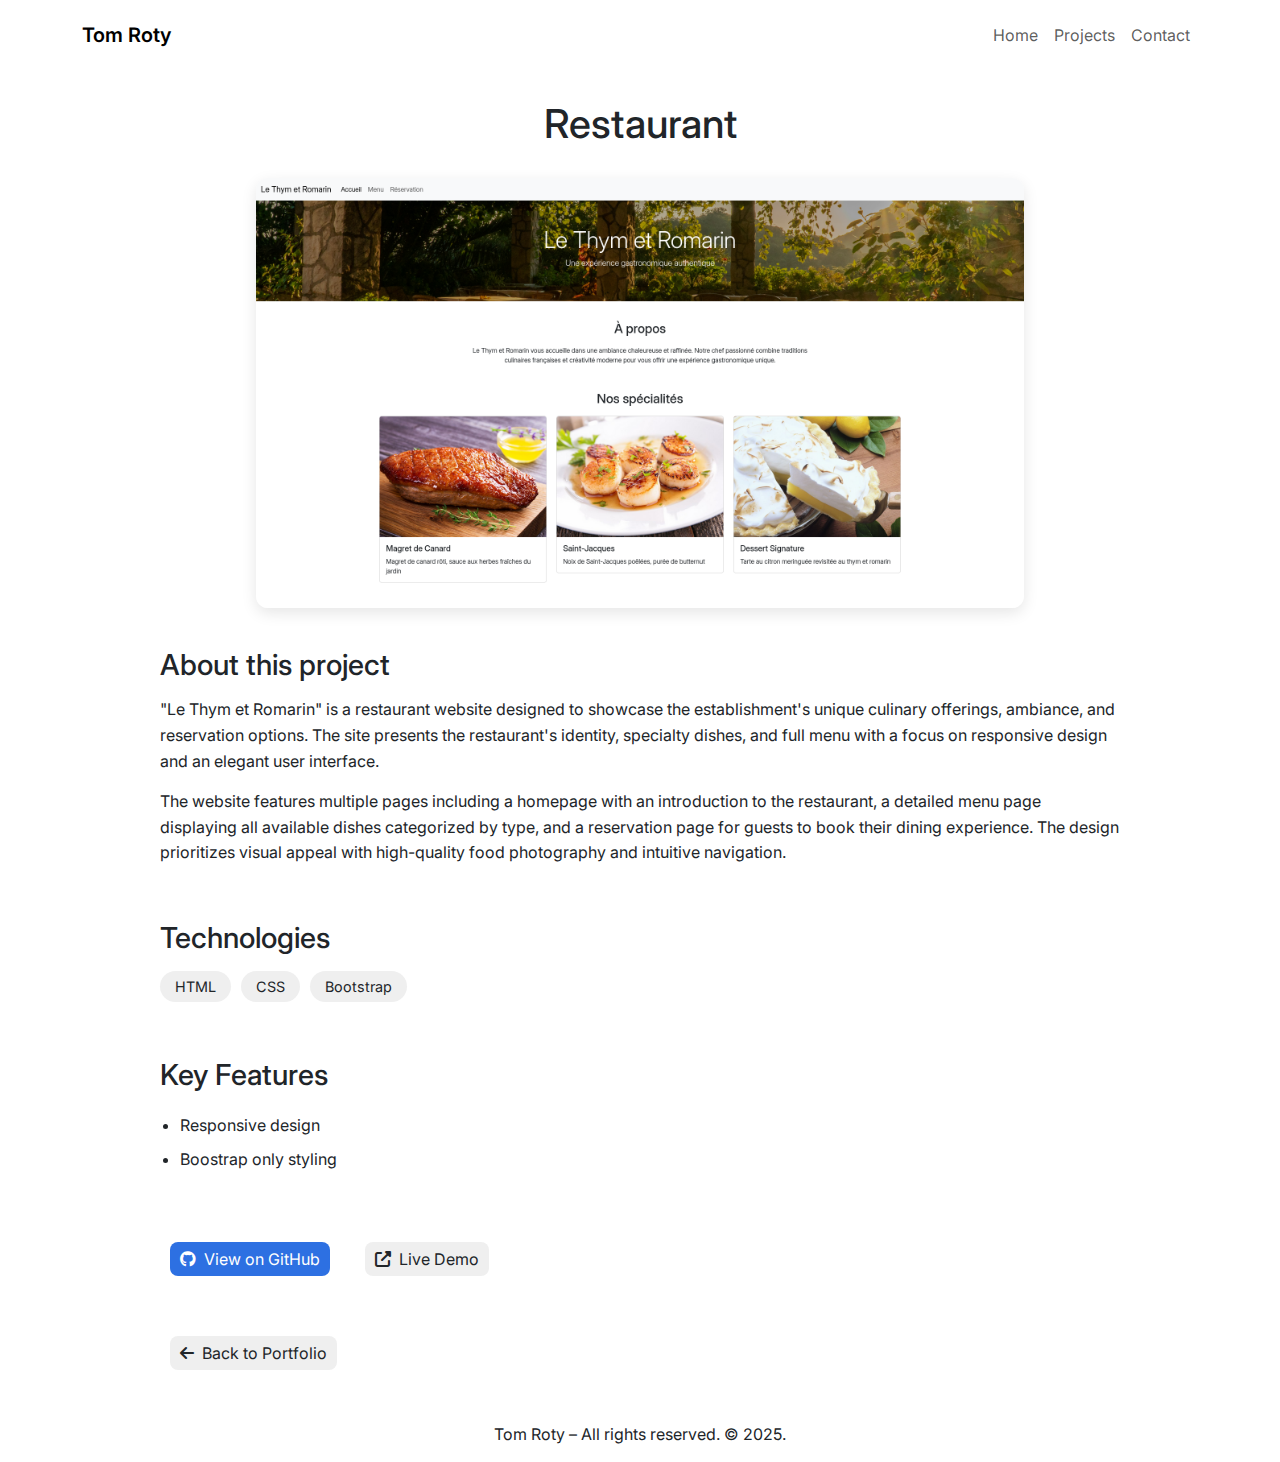
<file: project/restaurant.html>
<!DOCTYPE html>
<html lang="en">
  <head>
    <meta charset="UTF-8" />
    <meta name="viewport" content="width=device-width, initial-scale=1.0" />
    <meta name="description" content="Tom Roty portfolio" />
    <meta name="keywords" content="Tom Roty, portfolio, ESIEA, student" />
    <meta name="author" content="Tom Roty" />
    <meta name="robots" content="index, follow" />
    <title>Tom Roty | Restaurant</title>
    <link rel="icon" type="image/x-icon" href="/assets/img/favicon.ico" />
    <link
      href="https://cdn.jsdelivr.net/npm/bootstrap@5.3.0/dist/css/bootstrap.min.css"
      rel="stylesheet"
    />
    <link rel="stylesheet" href="/assets/css/style.css" />
    <link rel="preconnect" href="https://fonts.googleapis.com" />
    <link rel="preconnect" href="https://fonts.gstatic.com" crossorigin />
    <link
      href="https://fonts.googleapis.com/css2?family=Great+Vibes&family=Inter:ital,opsz,wght@0,14..32,100..900;1,14..32,100..900&display=swap"
      rel="stylesheet"
    />
    <link
      rel="stylesheet"
      href="https://cdnjs.cloudflare.com/ajax/libs/font-awesome/6.2.1/css/all.min.css"
    />
  </head>
  <body>
    <header>
      <nav class="navbar navbar-expand-lg navbar-light fixed-top bg-white">
        <div class="container">
          <a class="navbar-brand" href="/index.html">Tom Roty</a>
          <button
            class="navbar-toggler"
            type="button"
            data-bs-toggle="collapse"
            data-bs-target="#navbarNav"
            aria-controls="navbarNav"
            aria-expanded="false"
            aria-label="Toggle navigation"
          >
            <span class="navbar-toggler-icon"></span>
          </button>
          <div class="collapse navbar-collapse" id="navbarNav">
            <ul class="navbar-nav ms-auto" id="navbar-list">
              <li class="nav-item">
                <a class="nav-link" aria-current="page" href="/index.html"
                  >Home</a
                >
              </li>
              <li class="nav-item">
                <a class="nav-link" href="/projects.html">Projects</a>
              </li>
              <li class="nav-item">
                <a class="nav-link" href="/contact.html">Contact</a>
              </li>
            </ul>
          </div>
        </div>
      </nav>
    </header>
    <main>
      <section class="project-details">
        <h1 class="project-title">Restaurant</h1>

        <div class="project-showcase">
          <img
            class="project-detail-image"
            src="/assets/img/project/restaurant.png"
            alt="Project screenshot"
          />
        </div>

        <div class="project-content">
          <div class="project-info">
            <h2>About this project</h2>
            <p>
              "Le Thym et Romarin" is a restaurant website designed to showcase
              the establishment's unique culinary offerings, ambiance, and
              reservation options. The site presents the restaurant's identity,
              specialty dishes, and full menu with a focus on responsive design
              and an elegant user interface.
            </p>

            <p>
              The website features multiple pages including a homepage with an
              introduction to the restaurant, a detailed menu page displaying
              all available dishes categorized by type, and a reservation page
              for guests to book their dining experience. The design prioritizes
              visual appeal with high-quality food photography and intuitive
              navigation.
            </p>
          </div>

          <div class="tech-stack">
            <h2>Technologies</h2>
            <ul class="tech-list">
              <li class="tech-item">HTML</li>
              <li class="tech-item">CSS</li>
              <li class="tech-item">Bootstrap</li>
            </ul>
          </div>

          <div class="project-features">
            <h2>Key Features</h2>
            <ul class="features-list">
              <li>Responsive design</li>
              <li>Boostrap only styling</li>
            </ul>
          </div>

          <div class="project-links">
            <a
              class="button-blue"
              href="https://github.com/tomroty/restaurant"
              target="_blank"
            >
              <i class="fab fa-github"></i> View on GitHub
            </a>
            <a
              class="button"
              href="https://restaurant.tomroty.com"
              target="_blank"
            >
              <i class="fas fa-external-link-alt"></i> Live Demo
            </a>
          </div>

          <div class="back-link">
            <a class="button" href="/projects.html">
              <i class="fas fa-arrow-left"></i> Back to Portfolio
            </a>
          </div>
        </div>
      </section>
    </main>
    <footer>
      <p id="copyright">Tom Roty – All rights reserved. © 2025.</p>
    </footer>
    <script src="https://cdn.jsdelivr.net/npm/bootstrap@5.3.0/dist/js/bootstrap.bundle.min.js"></script>
  </body>
</html>
</file>
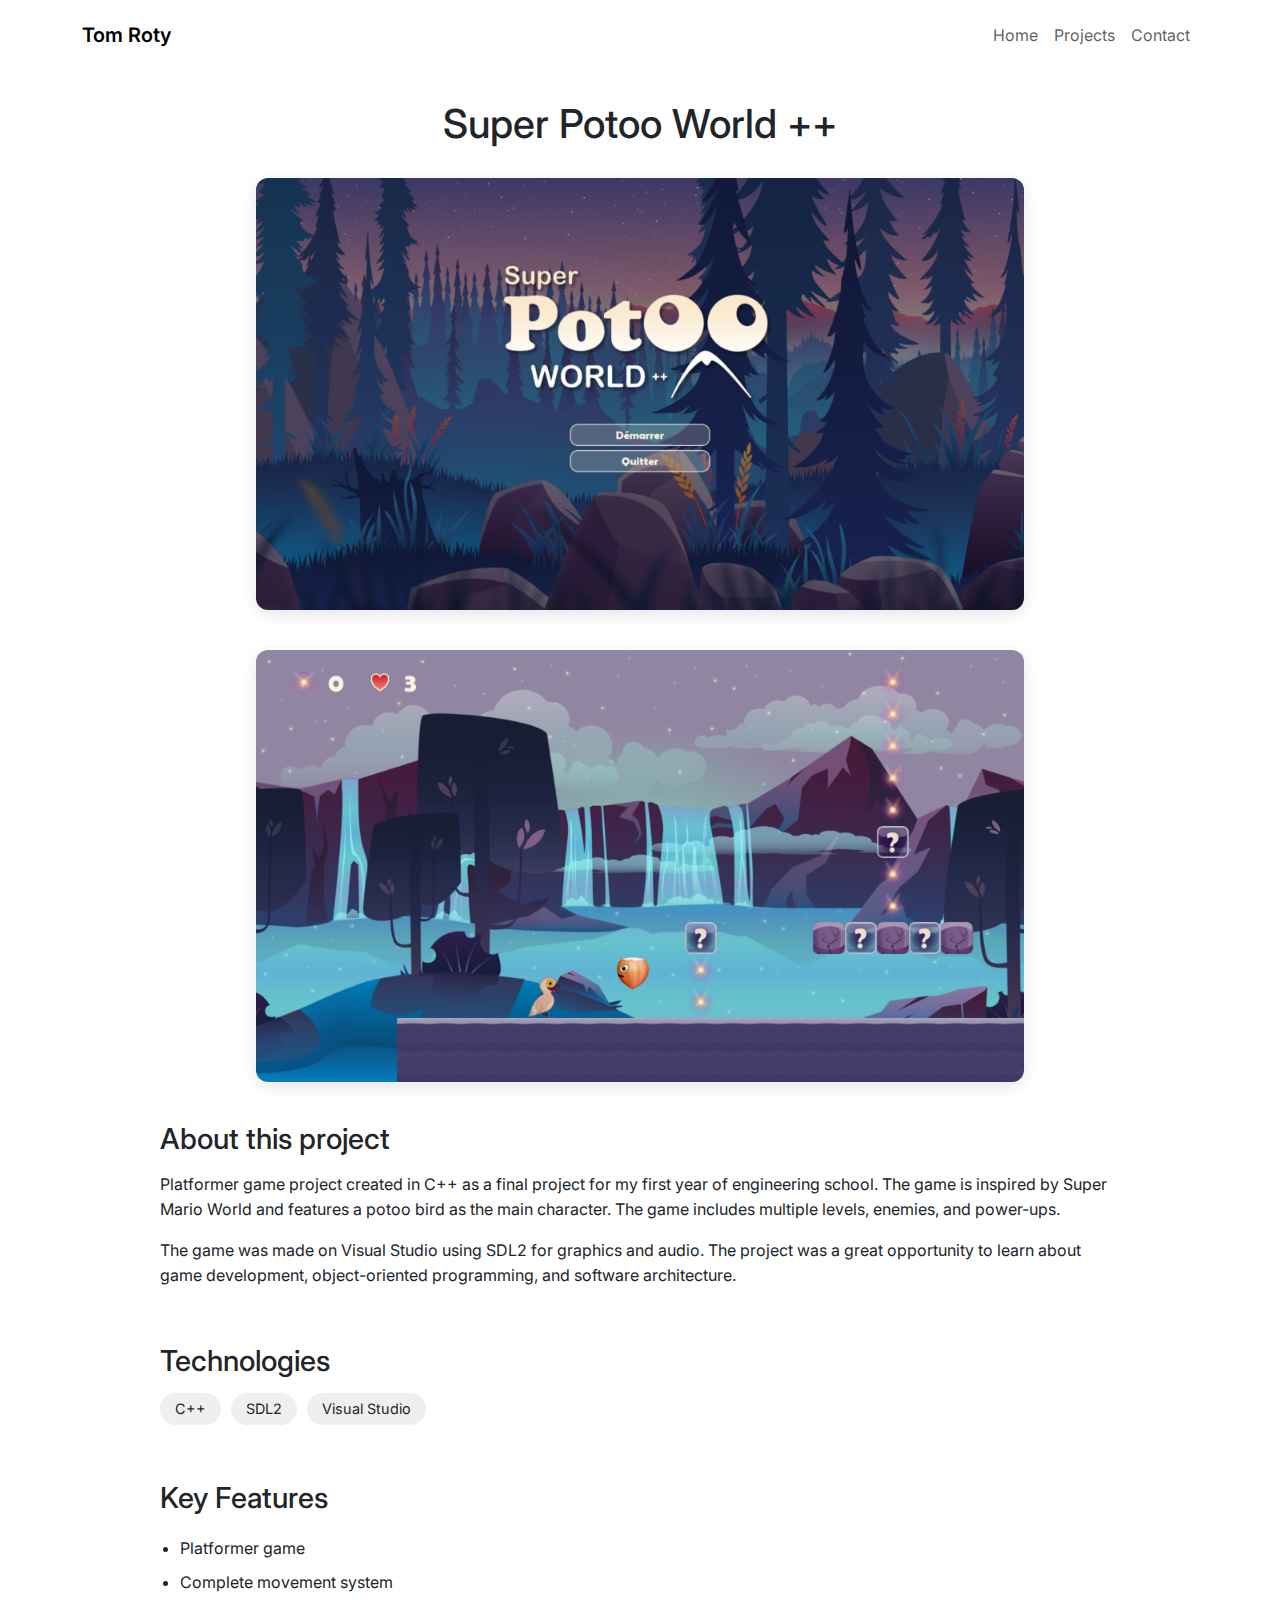
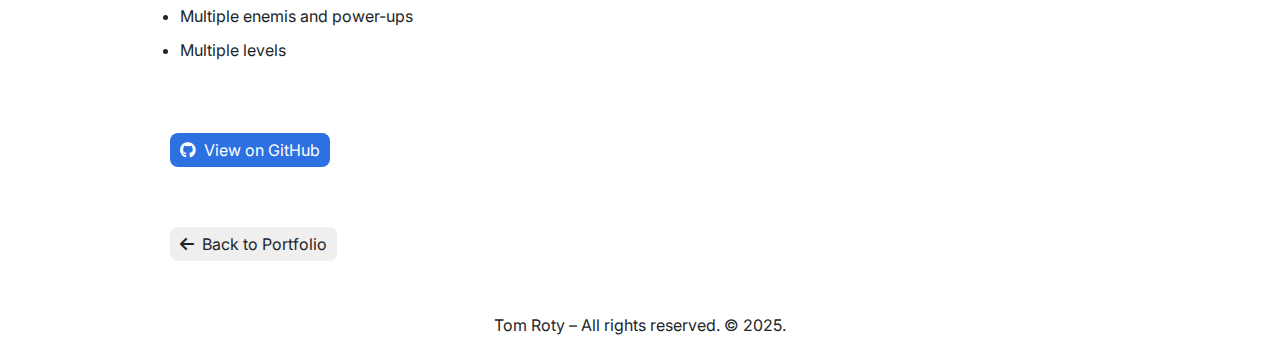
<file: project/superpotooworld.html>
<!DOCTYPE html>
<html lang="en">
  <head>
    <meta charset="UTF-8" />
    <meta name="viewport" content="width=device-width, initial-scale=1.0" />
    <meta name="description" content="Tom Roty portfolio" />
    <meta name="keywords" content="Tom Roty, portfolio, ESIEA, student" />
    <meta name="author" content="Tom Roty" />
    <meta name="robots" content="index, follow" />
    <title>Tom Roty | Super Potoo World ++</title>
    <link rel="icon" type="image/x-icon" href="/assets/img/favicon.ico" />
    <link
      href="https://cdn.jsdelivr.net/npm/bootstrap@5.3.0/dist/css/bootstrap.min.css"
      rel="stylesheet"
    />
    <link rel="stylesheet" href="/assets/css/style.css" />
    <link rel="preconnect" href="https://fonts.googleapis.com" />
    <link rel="preconnect" href="https://fonts.gstatic.com" crossorigin />
    <link
      href="https://fonts.googleapis.com/css2?family=Great+Vibes&family=Inter:ital,opsz,wght@0,14..32,100..900;1,14..32,100..900&display=swap"
      rel="stylesheet"
    />
    <link
      rel="stylesheet"
      href="https://cdnjs.cloudflare.com/ajax/libs/font-awesome/6.2.1/css/all.min.css"
    />
  </head>
  <body>
    <header>
      <nav class="navbar navbar-expand-lg navbar-light fixed-top bg-white">
        <div class="container">
          <a class="navbar-brand" href="/index.html">Tom Roty</a>
          <button
            class="navbar-toggler"
            type="button"
            data-bs-toggle="collapse"
            data-bs-target="#navbarNav"
            aria-controls="navbarNav"
            aria-expanded="false"
            aria-label="Toggle navigation"
          >
            <span class="navbar-toggler-icon"></span>
          </button>
          <div class="collapse navbar-collapse" id="navbarNav">
            <ul class="navbar-nav ms-auto" id="navbar-list">
              <li class="nav-item">
                <a class="nav-link" aria-current="page" href="/index.html"
                  >Home</a
                >
              </li>
              <li class="nav-item">
                <a class="nav-link" href="/projects.html">Projects</a>
              </li>
              <li class="nav-item">
                <a class="nav-link" href="/contact.html">Contact</a>
              </li>
            </ul>
          </div>
        </div>
      </nav>
    </header>
    <main>
      <section class="project-details">
        <h1 class="project-title">Super Potoo World ++</h1>

        <div class="project-showcase">
          <img
            class="project-detail-image"
            src="/assets/img/project/superpotooworldmenu.png"
            alt="Project screenshot"
          />
        </div>
        <div class="project-showcase">
          <img
            class="project-detail-image"
            src="/assets/img/project/superpotooworldgame.png"
            alt="Project screenshot"
          />
        </div>

        <div class="project-content">
          <div class="project-info">
            <h2>About this project</h2>
            <p>
              Platformer game project created in C++ as a final project for my
              first year of engineering school. The game is inspired by Super
              Mario World and features a potoo bird as the main character. The
              game includes multiple levels, enemies, and power-ups.
            </p>

            <p>
              The game was made on Visual Studio using SDL2 for graphics and
              audio. The project was a great opportunity to learn about game
              development, object-oriented programming, and software
              architecture.
            </p>
          </div>

          <div class="tech-stack">
            <h2>Technologies</h2>
            <ul class="tech-list">
              <li class="tech-item">C++</li>
              <li class="tech-item">SDL2</li>
              <li class="tech-item">Visual Studio</li>
            </ul>
          </div>

          <div class="project-features">
            <h2>Key Features</h2>
            <ul class="features-list">
              <li>Platformer game</li>
              <li>Complete movement system</li>
              <li>Multiple enemis and power-ups</li>
              <li>Multiple levels</li>
            </ul>
          </div>

          <div class="project-links">
            <a
              class="button-blue"
              href="https://github.com/tomroty/super-potoo-world"
              target="_blank"
            >
              <i class="fab fa-github"></i> View on GitHub
            </a>
          </div>

          <div class="back-link">
            <a class="button" href="/projects.html">
              <i class="fas fa-arrow-left"></i> Back to Portfolio
            </a>
          </div>
        </div>
      </section>
    </main>
    <footer>
      <p id="copyright">Tom Roty – All rights reserved. © 2025.</p>
    </footer>
    <script src="https://cdn.jsdelivr.net/npm/bootstrap@5.3.0/dist/js/bootstrap.bundle.min.js"></script>
  </body>
</html>
</file>
<file: assets/css/style.css>
* {
  font-family: "Inter", serif;


  --grey: #efefef;
  --dark-grey: #d9d9d9;
  --darker-grey: #bfbfbf;
  --blue: #2d70e2;
  --lighter-blue: #4d8ff7;
  --dark-blue: #1f5bbf;
}


.navbar-brand {
  font-weight: 600;
}

.navbar {
  padding: 15px 15px;
  background-color: white;
}

.navbar-collapse.show,
.navbar-collapse.collapsing {
  position: fixed;
  top: 50px; /* Height of the navbar */
  left: 0;
  right: 0;
  bottom: 0;
  background-color: white;
  display: flex;
  flex-direction: column;
  justify-content: center;
}

.navbar-collapse.show .navbar-nav,
.navbar-collapse.collapsing .navbar-nav {
  display: flex;
  flex-direction: column;
  align-items: center;
  width: 100%;
}

.navbar-collapse.show .nav-item,
.navbar-collapse.collapsing .nav-item {
  width: 100%;
  text-align: center;
}

.navbar-collapse.show .nav-link,
.navbar-collapse.collapsing .nav-link {
  font-size: 1.5rem;
  margin: 0;
  width: 100%;
}

main {
  padding-top: 100px;
}

li {
  list-style-type: none;
}


.nav-link.active {
  font-weight: 500;
}

.navbar-toggler:focus {
  box-shadow: none;
}

.navbar-toggler {
  border: none;
}




figure {
  display: flex;
  justify-content: center;
}

article {
  display: flex;
  flex-direction: column;
  align-items: center;
  text-align: center;
}

#description {
  max-width: 400px;
  margin: 0 30px 20px;
}

article div {
  display: flex;
  flex-direction: row;
  justify-content: center;
}

.menu-button {
  color: inherit;
  padding: 5px 10px;
  text-decoration: none;
  border-radius: 8px;
}

.menu-button:hover {
  transform: scale(2.2);
  background-color: var(--grey);
}

.menu-button:active {
  background-color: var(--dark-grey);
}

.button, .button-blue {
  display: flex;
  align-items: center;
  justify-content: center;
  padding: 5px 10px;
  margin: 0 10px;
  border-radius: 8px;
  text-decoration: none;
  border: none;
}

.button {
  color: inherit;
  background-color: var(--grey);
}

.button:hover {
  background-color: var(--dark-grey);
}

.button:active {
  background-color: var(--darker-grey);
}

.button-blue {
  background-color: var(--blue);
  color: white;
}

.button-blue:hover {
  background-color: var(--lighter-blue);
}

.button-blue:active {
  background-color: var(--dark-blue);
}

#logo {
  font-size: 3rem;
  text-decoration: none;
  color: black;
  padding: 10px 0;
}

#hero-image {
  width: 60%;
  max-width: 300px;
  border-radius: 50%;
  margin: 0 0 20px;
}

#short-description {
  font-size: 1.5rem;
}


#name {
  font-size: 2.5rem;
}

.icon {
  width: 40px;
}

.social-media {
  display: flex;
  align-items: center;
  justify-content: center;
  color: inherit;
  padding: 5px 10px 0;
  margin: 30px 10px 0;
  border-radius: 8px;
  text-decoration: none;
  scale: 150%;
}

.social-media-button-icon {
  padding: 0 10px;
  margin: 0;
}

#project-list {
  display: flex;
  justify-content: center;
  flex-wrap: wrap;
  padding: 0;
}

.project {
  display: flex;
  flex-direction: row;
  align-items: center;
  max-width: 1000px;
  margin: 0 auto 50px;
  padding: 20px;
  border-radius: 12px;
  box-shadow: 0 4px 12px rgba(0, 0, 0, 0.08);
  transition: transform 0.3s ease, box-shadow 0.3s ease;
}



.project-image {
  width: 100%;
  max-width: 400px;
  height: auto;
  object-fit: cover;
  border-radius: 8px;
}

.project-description {
  padding: 0 20px;
  flex: 1;
}

.project-description h1 {
  font-size: 1.8rem;
  margin-bottom: 12px;
  font-weight: 600;
}

.project-description p {
  margin-bottom: 20px;
  line-height: 1.6;
}

.project-button {
  align-self: center;
  padding: 8px 16px;
}

footer {
  display: flex;
  justify-content: center;
  padding-top: 1%;
}

.contact-form {
  display: flex;
  justify-content: center;
  max-width: 400px;
  margin: 2rem auto;
  padding: 3%;
  border: 1px solid var(--grey);
  border-radius: 12px;
}

.form {
  width: 100%;
  display: flex;
  flex-direction: column;
  gap: 20px;
}

.form-firstname,
.form-lastname,
.form-email,
.form-message,
.form-button {
  display: flex;
  flex-direction: column;
}

.form-firstname input,
.form-lastname input,
.form-email input,
.form-message textarea {
  padding: 2%;
  resize: none;
}

.form-button button {
  padding: 3%;
  border: none;
  cursor: pointer;
}

.form input:focus,
.form textarea:focus {
  outline: none;
}

.contact-form input, 
.contact-form textarea {
  width: 378px;
  border-radius: 8px;
  border: 1px solid var(--grey);
}

.contact-form textarea {
  min-height: 150px;
  max-height: fit-content;
  resize: none;
}

.project-details {
  max-width: 1000px;
  margin: 0 auto;
  padding: 0 20px;
}

.project-title {
  font-size: 2.5rem;
  text-align: center;
  margin-bottom: 30px;
}

.project-showcase {
  display: flex;
  justify-content: center;
  margin-bottom: 40px;
}

.project-detail-image {
  max-width: 80%;
  border-radius: 12px;
  box-shadow: 0 5px 15px rgba(0, 0, 0, 0.1);
}

.project-content {
  display: flex;
  flex-direction: column;
  gap: 40px;
}

.project-info h2,
.tech-stack h2,
.project-features h2 {
  font-size: 1.8rem;
  margin-bottom: 15px;
}

.project-info p {
  line-height: 1.6;
  margin-bottom: 15px;
}

.tech-list {
  display: flex;
  flex-wrap: wrap;
  gap: 10px;
  padding: 0;
}

.tech-item {
  background-color: var(--grey);
  padding: 5px 15px;
  border-radius: 20px;
  font-size: 0.9rem;
  margin: 0;
}

.features-list {
  padding-left: 20px;
}

.features-list li {
  list-style-type: disc;
  padding: 5px 0;
}

.project-links {
  display: flex;
  gap: 15px;
  margin-top: 10px;
}

.project-links a {
  display: flex;
  align-items: center;
  gap: 8px;
}

.back-link {
  margin: 20px 0 40px;
}

.back-link a {
  display: inline-flex;
  align-items: center;
  gap: 8px;
}

@media (max-width: 768px) {
  .project-title {
    font-size: 2rem;
  }

  .project-links {
    flex-direction: column;
    align-items: flex-start;
  }

  .project {
    flex-direction: column;
    padding: 15px;
  }

  .project-description {
    padding: 15px 0 0;
  }

  .project-image {
    max-width: 100%;
  }

  li {
    padding: 10%;
  }

  .project {
    margin: 0 20px 20px;
  }

  .menu-button {
    font-size: larger;
  }
}
</file>
